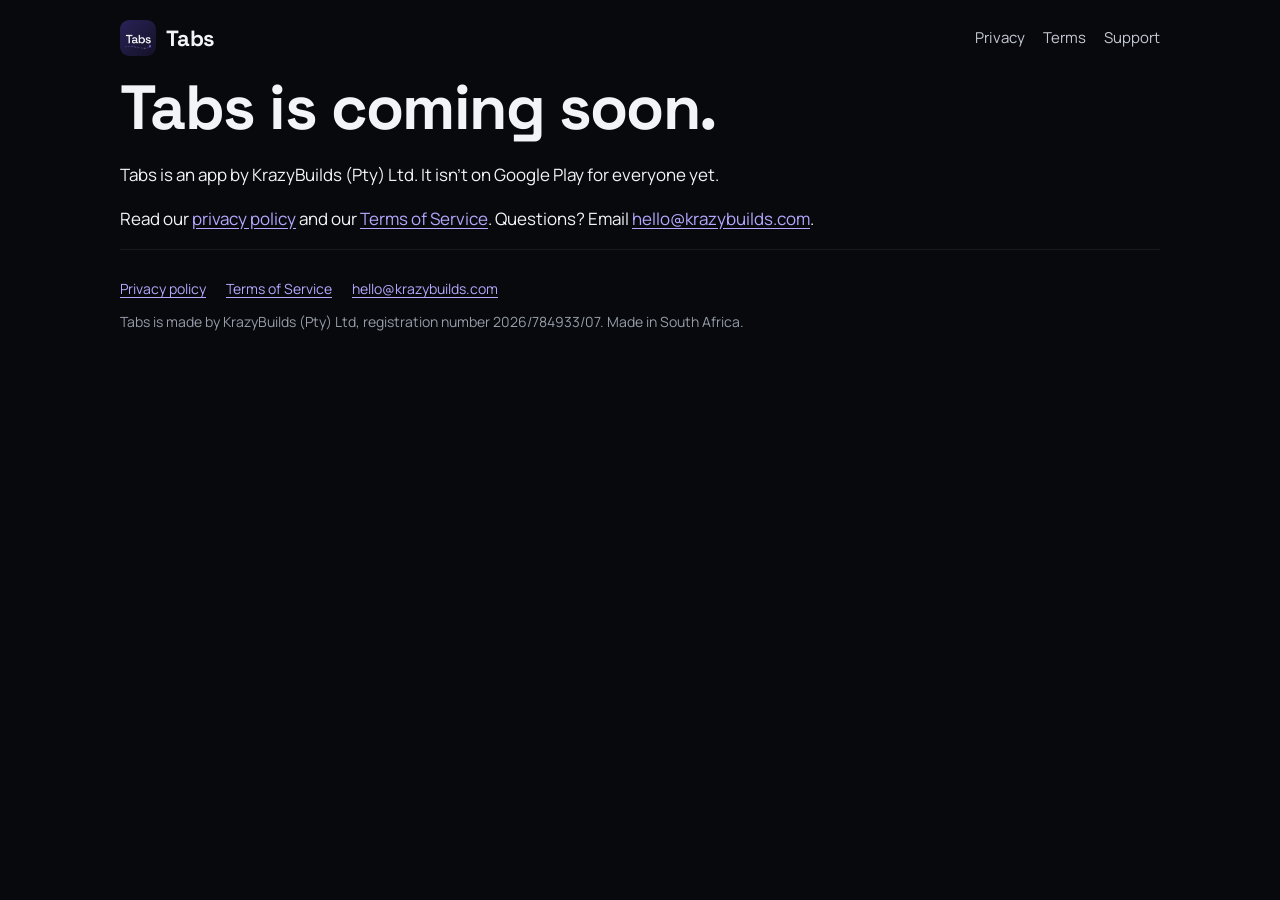
<file: index.html>
<!doctype html>
<html lang="en-ZA">
<head>
<meta charset="utf-8">
<meta name="viewport" content="width=device-width, initial-scale=1">
<title>Tabs</title>
<meta name="description" content="Tabs is an app by KrazyBuilds (Pty) Ltd. Read its privacy policy and Terms of Service here.">
<meta name="robots" content="noindex">
<link rel="icon" href="/assets/img/icon-256.png" type="image/png">
<link rel="stylesheet" href="/assets/site.css">
</head>
<body>
<div class="wrap">
  <header class="site-header">
    <a class="brand" href="/"><img src="/assets/img/icon-256.png" alt="" width="36" height="36">Tabs</a>
    <nav aria-label="Site">
      <a href="/privacy/">Privacy</a>
      <a href="/terms/">Terms</a>
      <a href="mailto:hello@krazybuilds.com">Support</a>
    </nav>
  </header>

  <main>
    <h1>Tabs is coming soon.</h1>
    <p>Tabs is an app by KrazyBuilds (Pty) Ltd. It isn't on Google Play for everyone yet.</p>
    <p>Read our <a href="/privacy/">privacy policy</a> and our <a href="/terms/">Terms of Service</a>. Questions? Email <a href="mailto:hello@krazybuilds.com">hello@krazybuilds.com</a>.</p>
  </main>

  <footer class="site-footer">
    <nav aria-label="Footer">
      <a href="/privacy/">Privacy policy</a>
      <a href="/terms/">Terms of Service</a>
      <a href="mailto:hello@krazybuilds.com">hello@krazybuilds.com</a>
    </nav>
    <p>Tabs is made by KrazyBuilds (Pty) Ltd, registration number 2026/784933/07. Made in South Africa.</p>
  </footer>
</div>
</body>
</html>
</file>
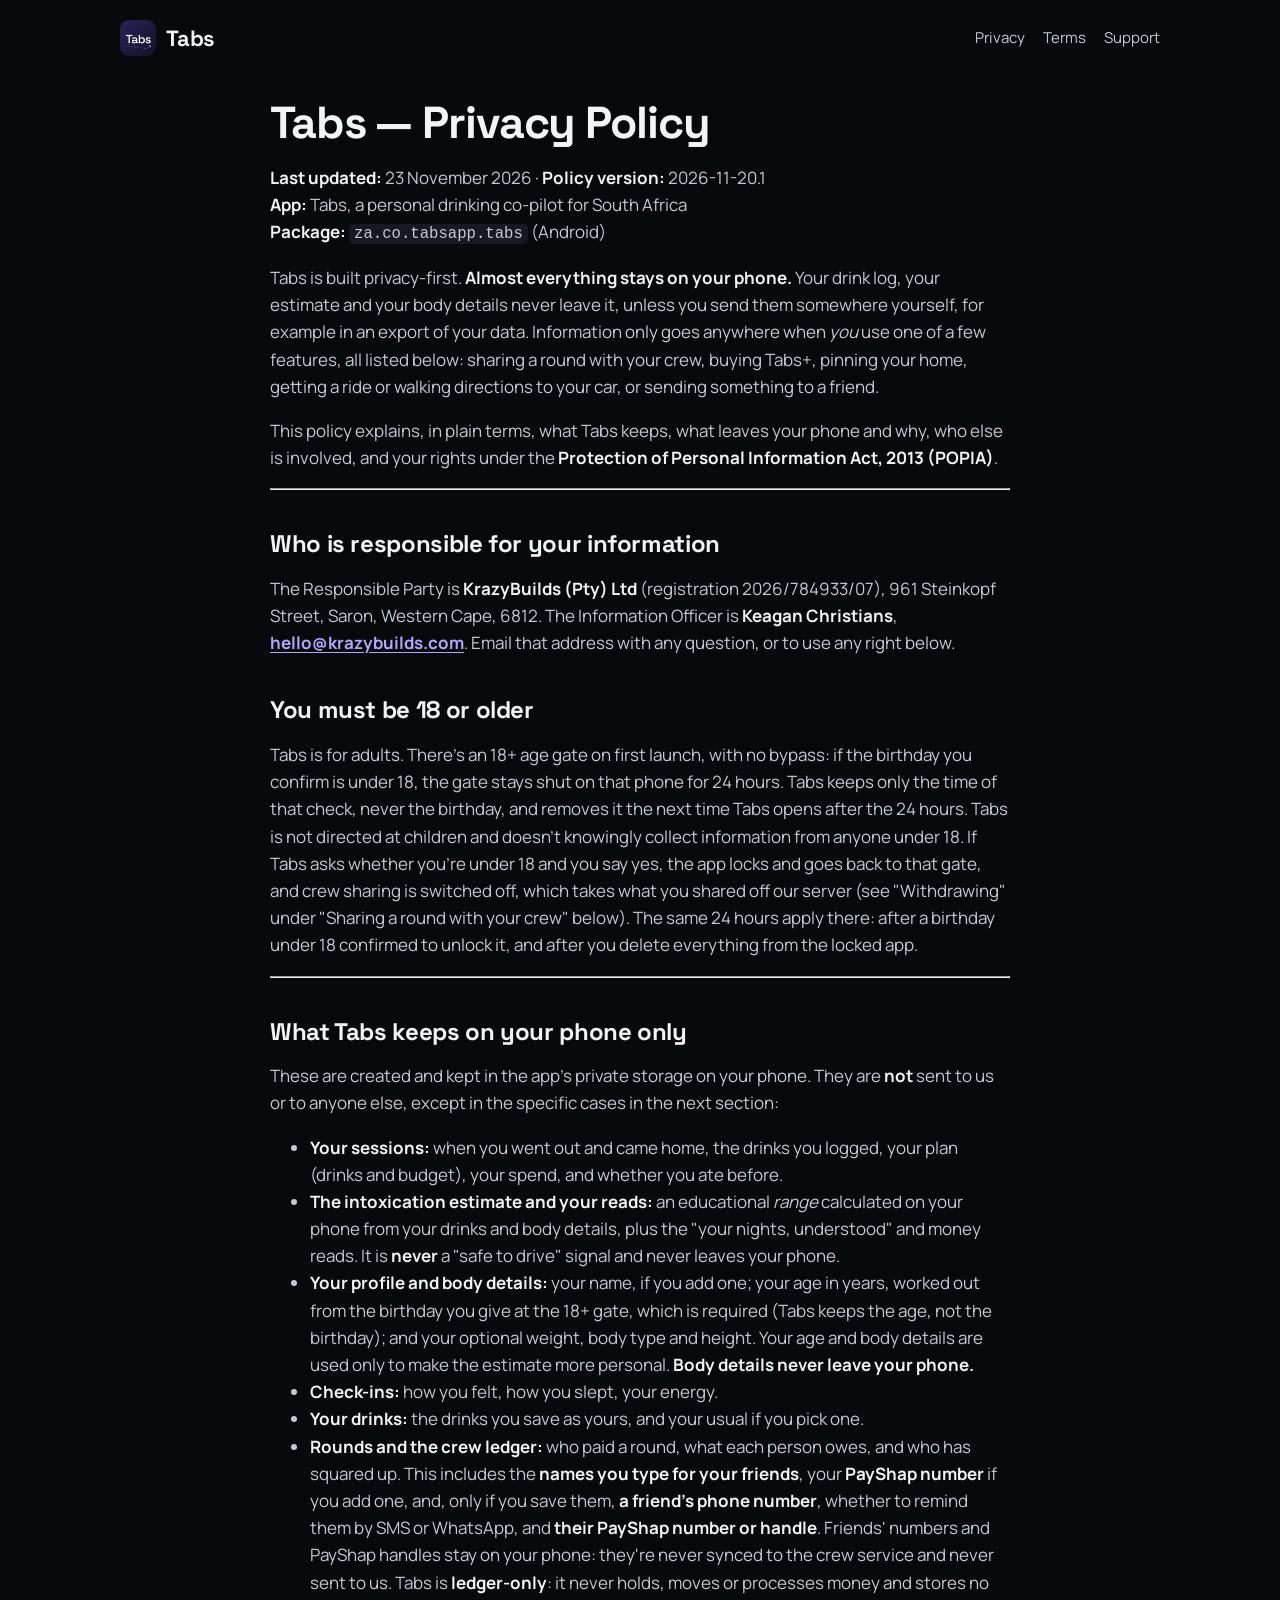
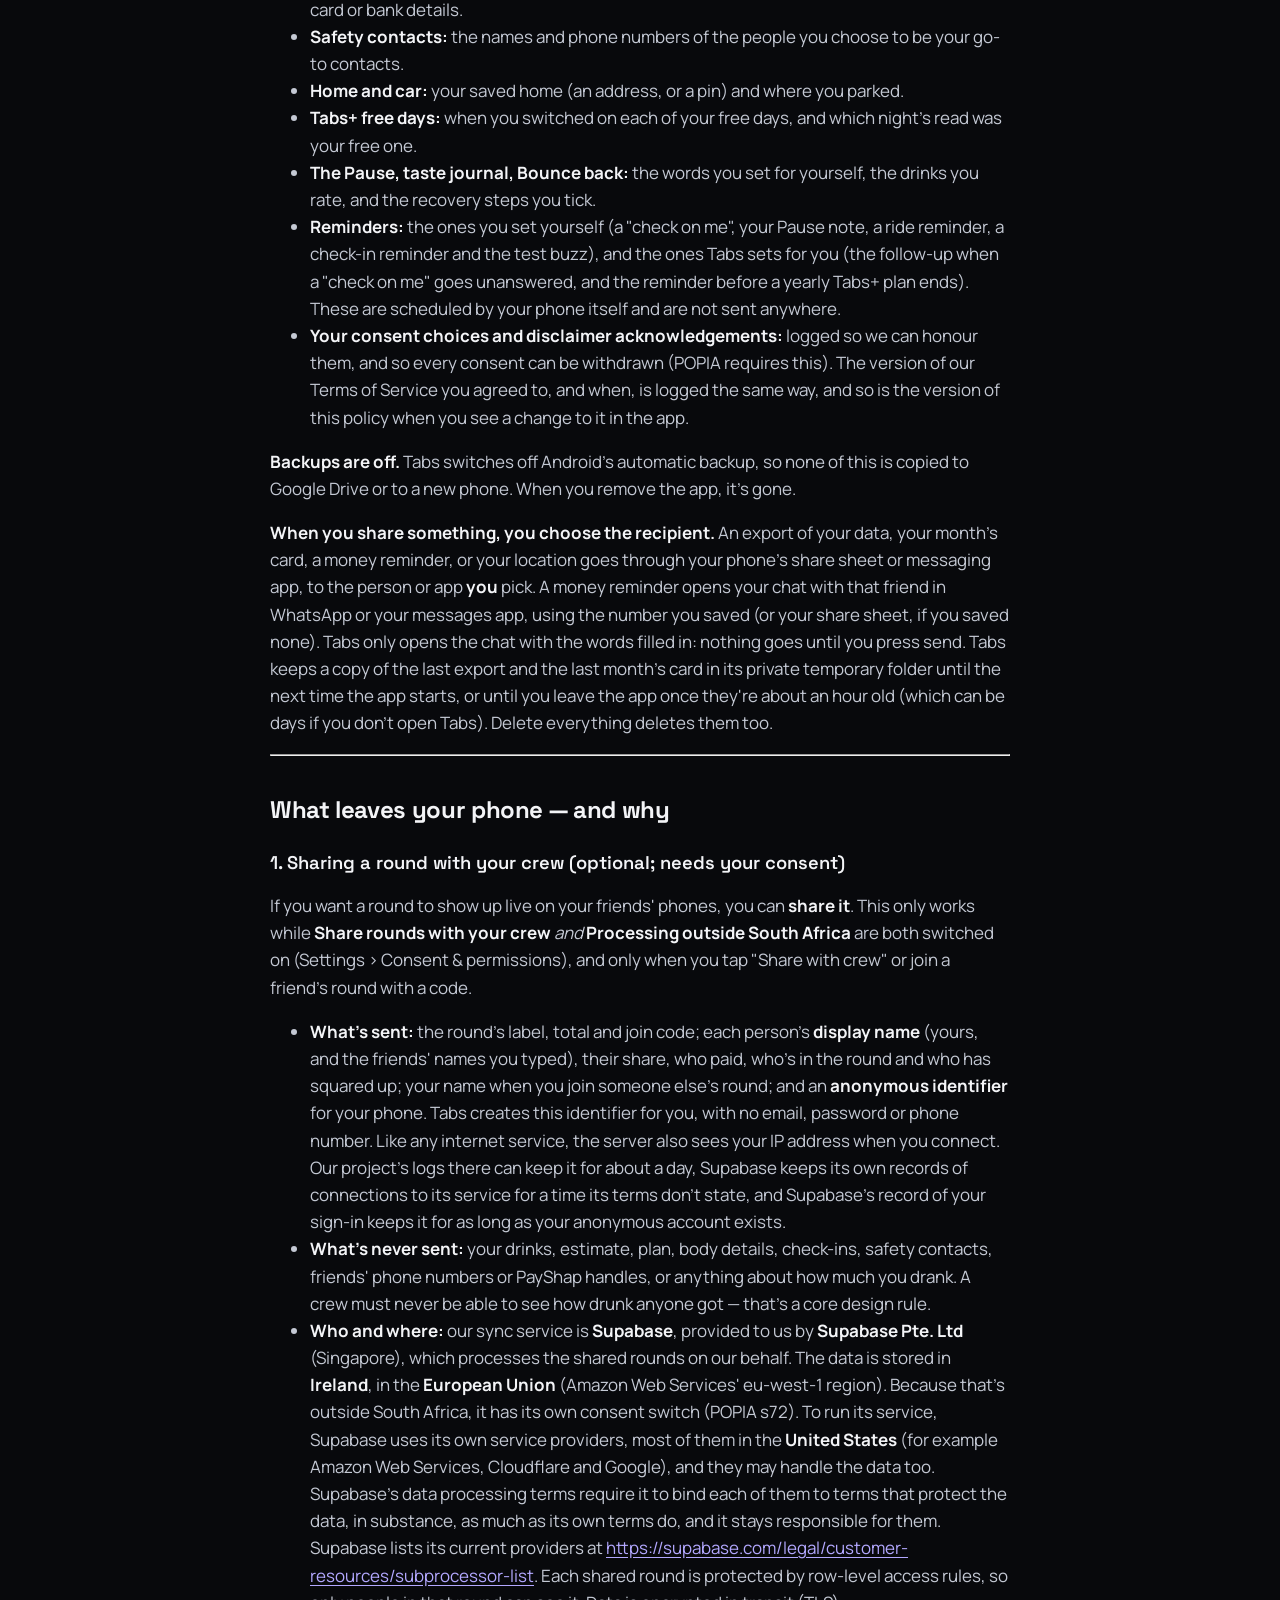
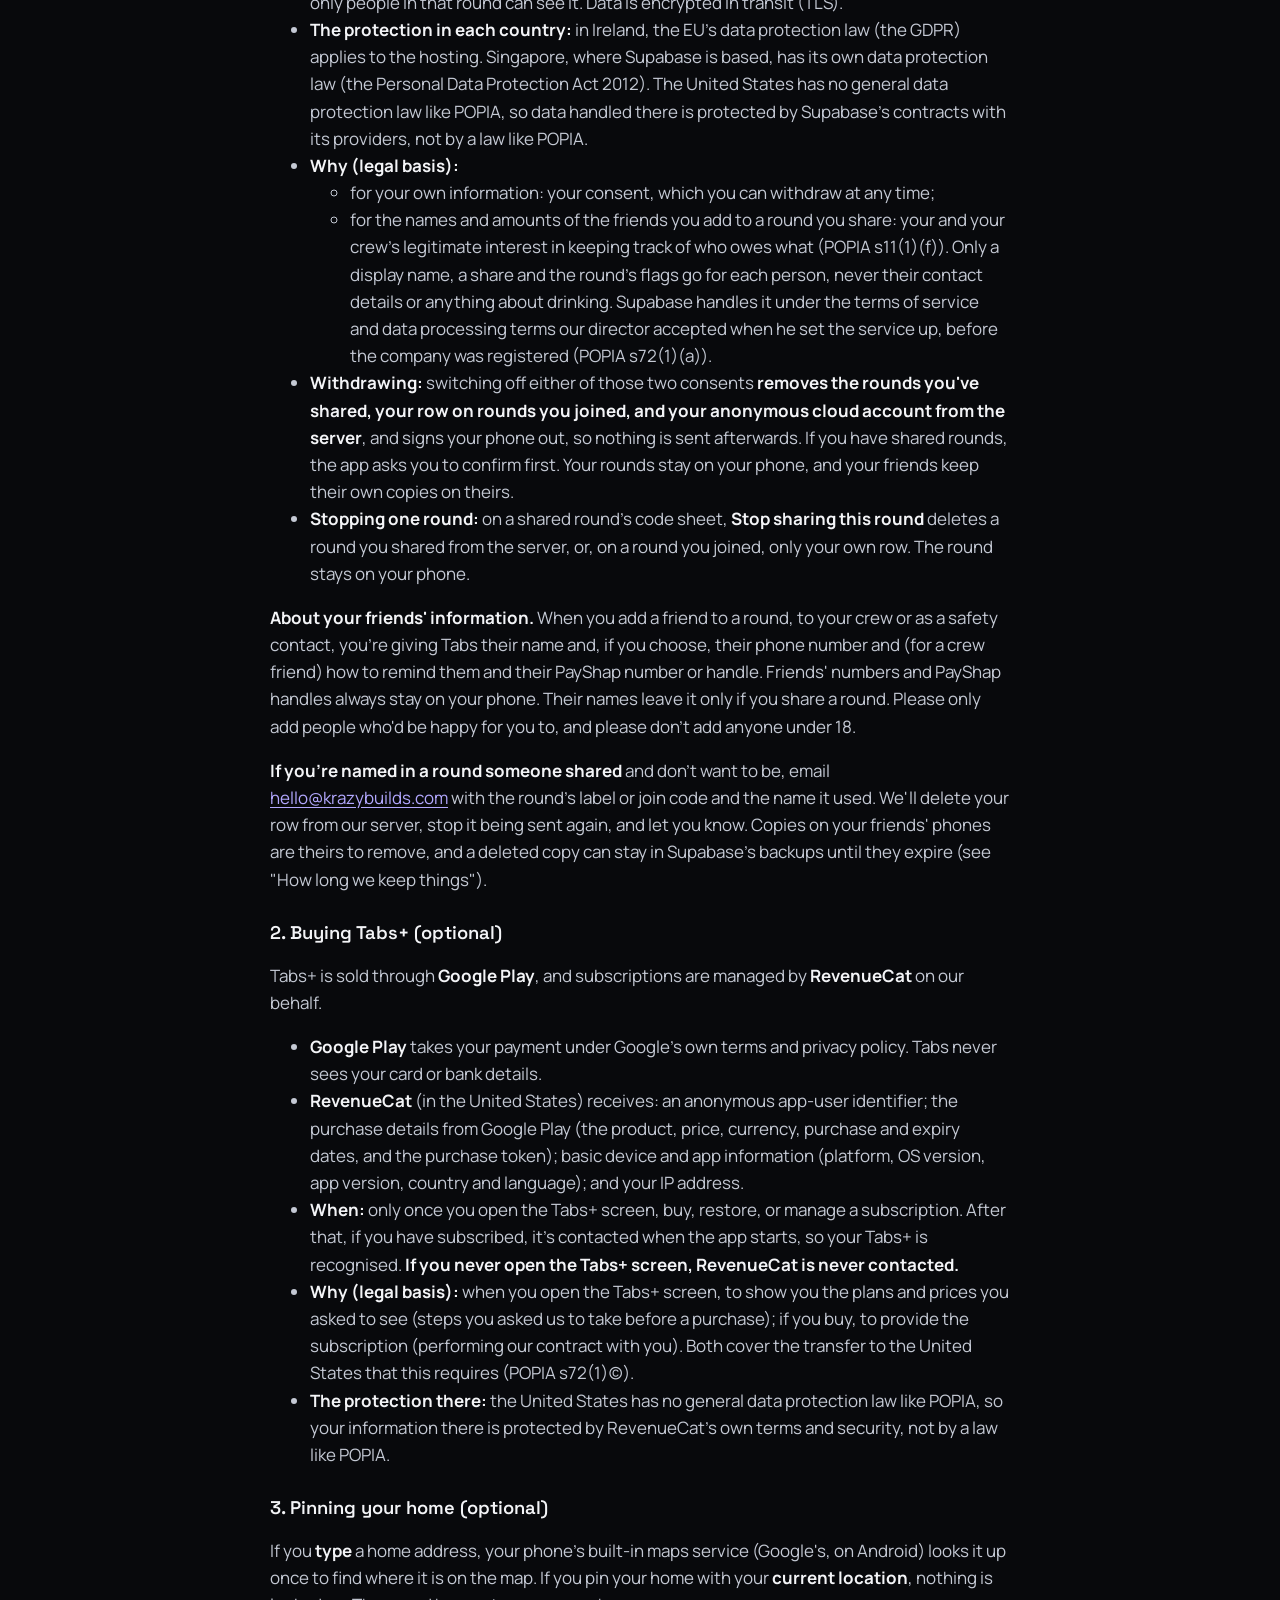
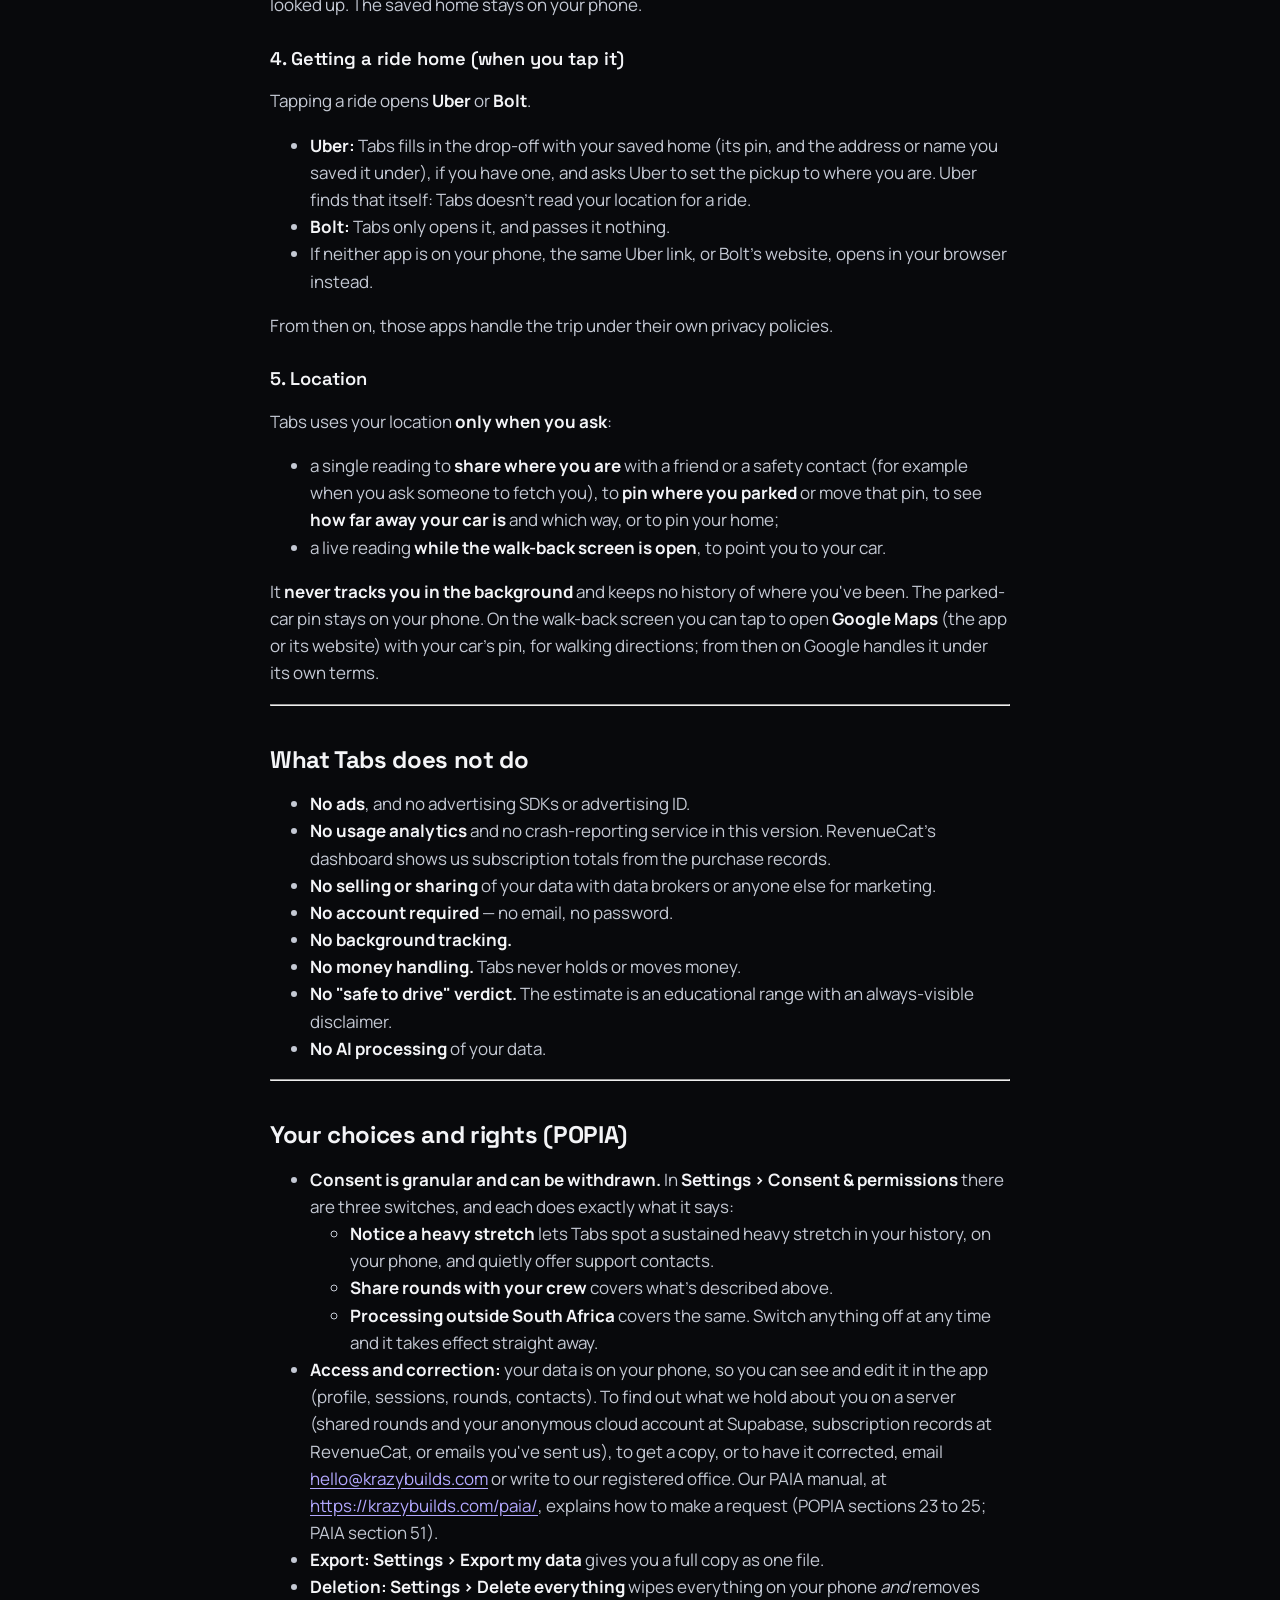
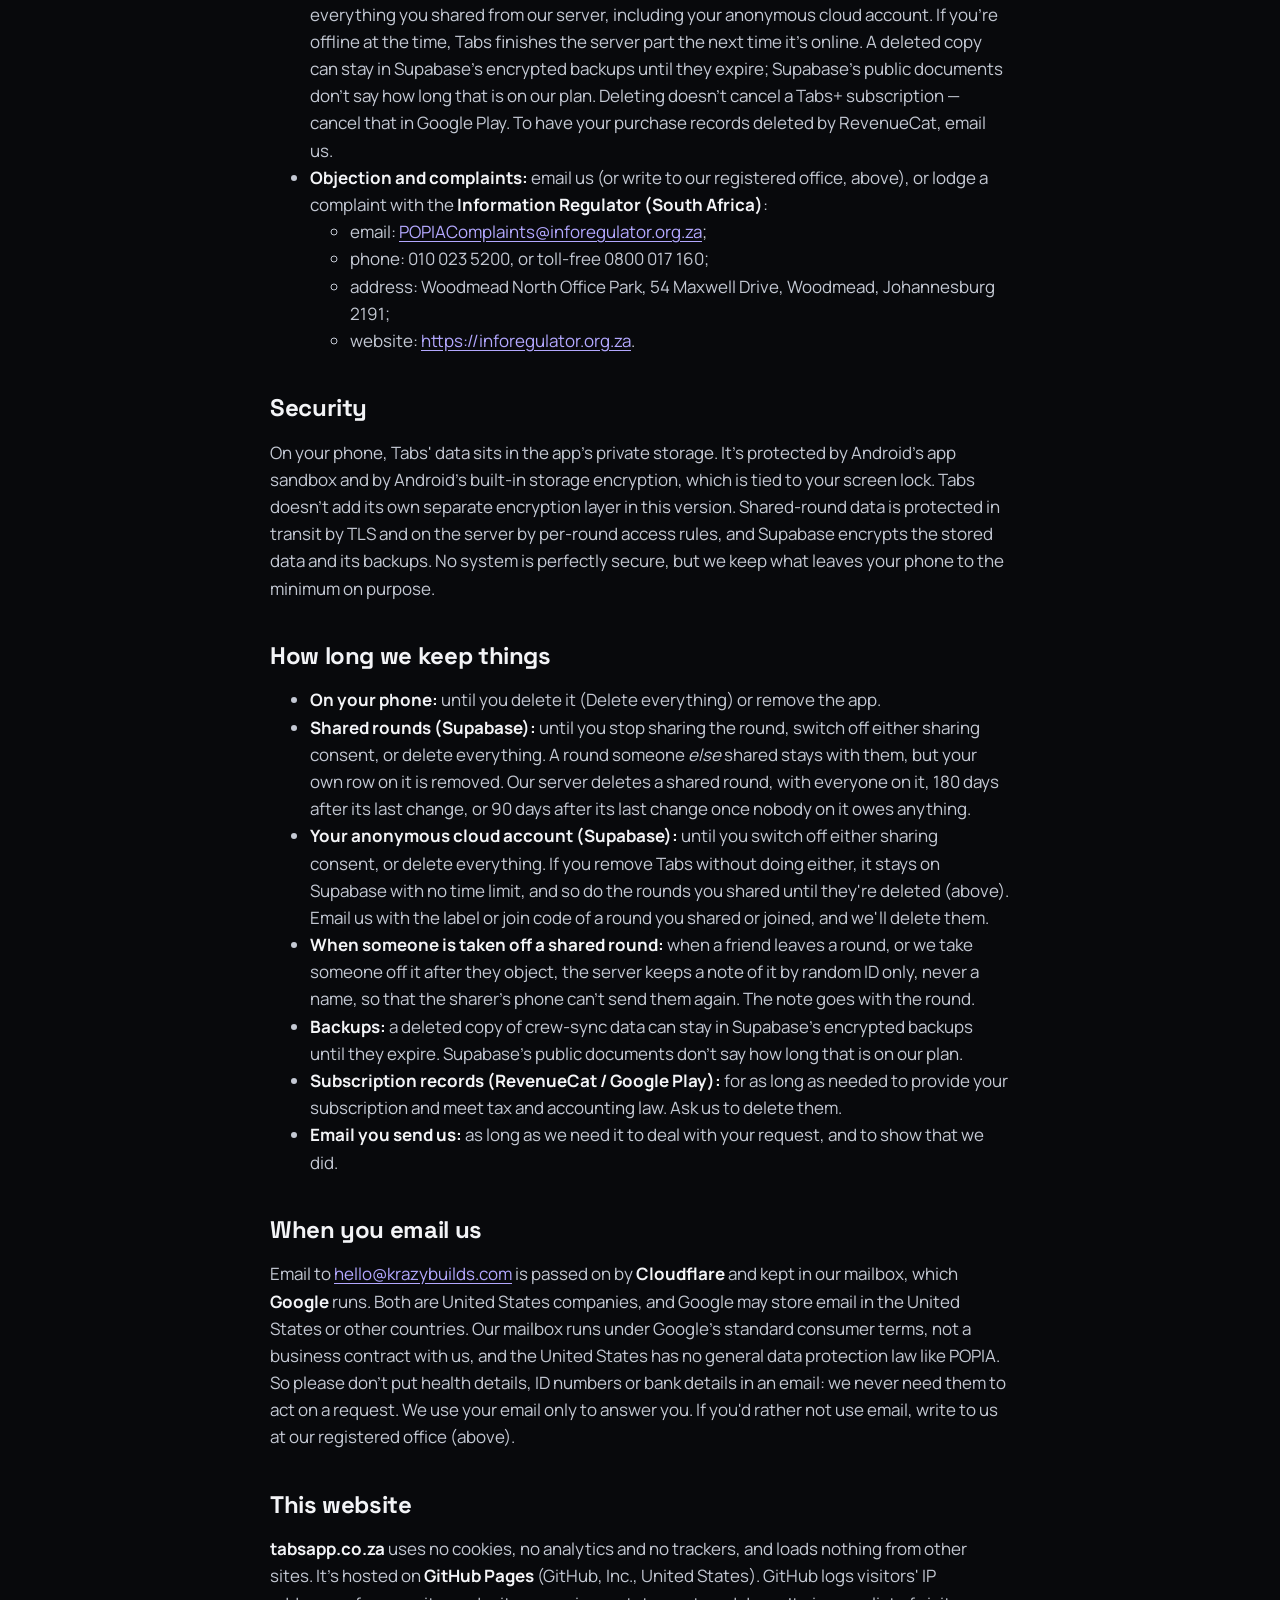
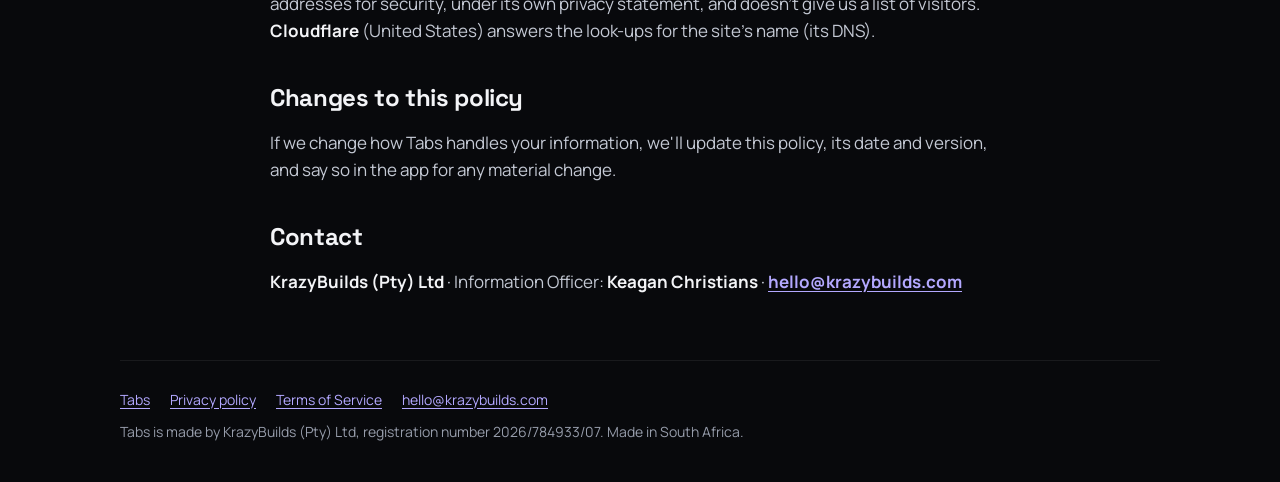
<file: privacy/index.html>
<!doctype html>
<html lang="en-ZA">
<head>
<meta charset="utf-8">
<meta name="viewport" content="width=device-width, initial-scale=1">
<title>Tabs — Privacy Policy</title>
<link rel="icon" href="/assets/img/icon-256.png" type="image/png">
<link rel="stylesheet" href="/assets/site.css">
</head>
<body>
<div class="wrap">
  <header class="site-header">
    <a class="brand" href="/"><img src="/assets/img/icon-256.png" alt="" width="36" height="36">Tabs</a>
    <nav aria-label="Site">
      <a href="/privacy/">Privacy</a>
      <a href="/terms/">Terms</a>
      <a href="mailto:hello@krazybuilds.com">Support</a>
    </nav>
  </header>
  <main class="legal">
<h1>Tabs — Privacy Policy</h1>
<p><strong>Last updated:</strong> 23 November 2026 · <strong>Policy version:</strong> 2026-11-20.1<br><strong>App:</strong> Tabs, a personal drinking co-pilot for South Africa<br><strong>Package:</strong> <code>za.co.tabsapp.tabs</code> (Android)</p>
<p>Tabs is built privacy-first. <strong>Almost everything stays on your phone.</strong> Your drink log,
your estimate and your body details never leave it, unless you send them somewhere
yourself, for example in an export of your data. Information only goes anywhere when
<em>you</em> use one of a few features, all listed below: sharing a round with your crew,
buying Tabs+, pinning your home, getting a ride or walking directions to your car, or
sending something to a friend.</p>
<p>This policy explains, in plain terms, what Tabs keeps, what leaves your phone and why,
who else is involved, and your rights under the <strong>Protection of Personal Information
Act, 2013 (POPIA)</strong>.</p>
<hr>
<h2>Who is responsible for your information</h2>
<p>The Responsible Party is <strong>KrazyBuilds (Pty) Ltd</strong> (registration 2026/784933/07),
961 Steinkopf Street, Saron, Western Cape, 6812. The Information Officer is <strong>Keagan Christians</strong>,
<strong><a href="mailto:hello@krazybuilds.com">hello@krazybuilds.com</a></strong>. Email that address with any question, or to use any
right below.</p>
<h2>You must be 18 or older</h2>
<p>Tabs is for adults. There&#39;s an 18+ age gate on first launch, with no bypass: if the
birthday you confirm is under 18, the gate stays shut on that phone for 24 hours. Tabs
keeps only the time of that check, never the birthday, and removes it the next time Tabs
opens after the 24 hours. Tabs is
not directed at children and doesn&#39;t knowingly collect information from anyone under 18.
If Tabs asks whether you&#39;re under 18 and you say yes, the app locks and goes back to that
gate, and crew sharing is switched off, which takes what you shared off our server (see
&quot;Withdrawing&quot; under &quot;Sharing a round with your crew&quot; below). The same 24 hours apply
there: after a birthday under 18 confirmed to unlock it, and after you delete everything
from the locked app.</p>
<hr>
<h2>What Tabs keeps <strong>on your phone only</strong></h2>
<p>These are created and kept in the app&#39;s private storage on your phone. They are <strong>not</strong>
sent to us or to anyone else, except in the specific cases in the next section:</p>
<ul>
<li><strong>Your sessions:</strong> when you went out and came home, the drinks you logged, your plan
(drinks and budget), your spend, and whether you ate before.</li>
<li><strong>The intoxication estimate and your reads:</strong> an educational <em>range</em> calculated on
your phone from your drinks and body details, plus the &quot;your nights, understood&quot; and
money reads. It is <strong>never</strong> a &quot;safe to drive&quot; signal and never leaves your phone.</li>
<li><strong>Your profile and body details:</strong> your name, if you add one; your age in years,
worked out from the birthday you give at the 18+ gate, which is required (Tabs keeps
the age, not the birthday); and your optional weight, body type and height. Your age
and body details are used only to make the estimate more personal. <strong>Body details
never leave your phone.</strong></li>
<li><strong>Check-ins:</strong> how you felt, how you slept, your energy.</li>
<li><strong>Your drinks:</strong> the drinks you save as yours, and your usual if you pick one.</li>
<li><strong>Rounds and the crew ledger:</strong> who paid a round, what each person owes, and who has
squared up. This includes the <strong>names you type for your friends</strong>, your <strong>PayShap
number</strong> if you add one, and, only if you save them, <strong>a friend&#39;s phone number</strong>,
whether to remind them by SMS or WhatsApp, and <strong>their PayShap number or handle</strong>.
Friends&#39; numbers and PayShap handles stay on your phone: they&#39;re never synced to the
crew service and never sent to us. Tabs is <strong>ledger-only</strong>: it never holds, moves or
processes money and stores no card or bank details.</li>
<li><strong>Safety contacts:</strong> the names and phone numbers of the people you choose to be your
go-to contacts.</li>
<li><strong>Home and car:</strong> your saved home (an address, or a pin) and where you parked.</li>
<li><strong>Tabs+ free days:</strong> when you switched on each of your free days, and which night&#39;s
read was your free one.</li>
<li><strong>The Pause, taste journal, Bounce back:</strong> the words you set for yourself, the drinks
you rate, and the recovery steps you tick.</li>
<li><strong>Reminders:</strong> the ones you set yourself (a &quot;check on me&quot;, your Pause note, a ride
reminder, a check-in reminder and the test buzz), and the ones Tabs sets for you (the
follow-up when a &quot;check on me&quot; goes unanswered, and the reminder before a yearly Tabs+
plan ends). These are scheduled by your phone itself and are not sent anywhere.</li>
<li><strong>Your consent choices and disclaimer acknowledgements:</strong> logged so we can honour
them, and so every consent can be withdrawn (POPIA requires this). The version of our
Terms of Service you agreed to, and when, is logged the same way, and so is the version
of this policy when you see a change to it in the app.</li>
</ul>
<p><strong>Backups are off.</strong> Tabs switches off Android&#39;s automatic backup, so none of this is
copied to Google Drive or to a new phone. When you remove the app, it&#39;s gone.</p>
<p><strong>When you share something, you choose the recipient.</strong> An export of your data, your
month&#39;s card, a money reminder, or your location goes through your phone&#39;s share sheet
or messaging app, to the person or app <strong>you</strong> pick. A money reminder opens your chat
with that friend in WhatsApp or your messages app, using the number you saved (or your
share sheet, if you saved none). Tabs only opens the chat with the words filled in:
nothing goes until you press send. Tabs keeps a copy of the last export and the last
month&#39;s card in its private temporary folder until the next time the app starts, or
until you leave the app once they&#39;re about an hour old (which can be days if you don&#39;t
open Tabs). Delete everything deletes them too.</p>
<hr>
<h2>What leaves your phone — and why</h2>
<h3>1. Sharing a round with your crew (optional; needs your consent)</h3>
<p>If you want a round to show up live on your friends&#39; phones, you can <strong>share it</strong>.
This only works while <strong>Share rounds with your crew</strong> <em>and</em> <strong>Processing outside South
Africa</strong> are both switched on (Settings › Consent &amp; permissions), and only when you tap
&quot;Share with crew&quot; or join a friend&#39;s round with a code.</p>
<ul>
<li><strong>What&#39;s sent:</strong> the round&#39;s label, total and join code; each person&#39;s <strong>display
name</strong> (yours, and the friends&#39; names you typed), their share, who paid, who&#39;s in the
round and who has squared up; your name when you join someone else&#39;s round; and an
<strong>anonymous identifier</strong> for your phone. Tabs creates this identifier for you, with no
email, password or phone number. Like any internet service, the server also sees your
IP address when you connect. Our project&#39;s logs there can keep it for about a day,
Supabase keeps its own records of connections to its service for a time its terms
don&#39;t state, and Supabase&#39;s record of your sign-in keeps it for as long as your
anonymous account exists.</li>
<li><strong>What&#39;s never sent:</strong> your drinks, estimate, plan, body details, check-ins, safety
contacts, friends&#39; phone numbers or PayShap handles, or anything about how much you
drank. A crew must never be able to see how drunk anyone got — that&#39;s a core design
rule.</li>
<li><strong>Who and where:</strong> our sync service is <strong>Supabase</strong>, provided to us by <strong>Supabase Pte. Ltd</strong>
(Singapore), which processes the shared rounds on our behalf. The data is stored in
<strong>Ireland</strong>, in the <strong>European Union</strong> (Amazon Web Services&#39; eu-west-1 region). Because
that&#39;s outside South Africa, it has its own consent switch (POPIA s72). To run its
service, Supabase uses its own service providers, most of them in the <strong>United
States</strong> (for example Amazon Web Services, Cloudflare and Google), and they may handle
the data too. Supabase&#39;s data processing terms require it to bind each of them to
terms that protect the data, in substance, as much as its own terms do, and it stays
responsible for them. Supabase lists its current providers at
<a href="https://supabase.com/legal/customer-resources/subprocessor-list">https://supabase.com/legal/customer-resources/subprocessor-list</a>. Each shared round is
protected by row-level access rules, so only people in that round can see it. Data is
encrypted in transit (TLS).</li>
<li><strong>The protection in each country:</strong> in Ireland, the EU&#39;s data protection law (the
GDPR) applies to the hosting. Singapore, where Supabase is based, has its own data
protection law (the Personal Data Protection Act 2012). The United States has no
general data protection law like POPIA, so data handled there is protected by
Supabase&#39;s contracts with its providers, not by a law like POPIA.</li>
<li><strong>Why (legal basis):</strong><ul>
<li>for your own information: your consent, which you can withdraw at any time;</li>
<li>for the names and amounts of the friends you add to a round you share: your and
your crew&#39;s legitimate interest in keeping track of who owes what (POPIA s11(1)(f)).
Only a display name, a share and the round&#39;s flags go for each person, never their
contact details or anything about drinking. Supabase handles it under the terms
of service and data processing terms our director accepted when he set the service
up, before the company was registered (POPIA s72(1)(a)).</li>
</ul>
</li>
<li><strong>Withdrawing:</strong> switching off either of those two consents <strong>removes the rounds
you&#39;ve shared, your row on rounds you joined, and your anonymous cloud account from the
server</strong>, and signs your phone out, so nothing is sent afterwards. If you have shared
rounds, the app asks you to confirm first. Your rounds stay on your phone, and your
friends keep their own copies on theirs.</li>
<li><strong>Stopping one round:</strong> on a shared round&#39;s code sheet, <strong>Stop sharing this round</strong>
deletes a round you shared from the server, or, on a round you joined, only your own
row. The round stays on your phone.</li>
</ul>
<p><strong>About your friends&#39; information.</strong> When you add a friend to a round, to your crew or
as a safety contact, you&#39;re giving Tabs their name and, if you choose, their phone
number and (for a crew friend) how to remind them and their PayShap number or handle.
Friends&#39; numbers and PayShap handles always stay on your phone. Their names leave it
only if you share a round. Please only add people who&#39;d be happy for you to, and please
don&#39;t add anyone under 18.</p>
<p><strong>If you&#39;re named in a round someone shared</strong> and don&#39;t want to be, email
<a href="mailto:hello@krazybuilds.com">hello@krazybuilds.com</a> with the round&#39;s label or join code and the name it used. We&#39;ll
delete your row from our server, stop it being sent again, and let you know. Copies on
your friends&#39; phones are theirs to remove, and a deleted copy can stay in Supabase&#39;s
backups until they expire (see &quot;How long we keep things&quot;).</p>
<h3>2. Buying Tabs+ (optional)</h3>
<p>Tabs+ is sold through <strong>Google Play</strong>, and subscriptions are managed by <strong>RevenueCat</strong>
on our behalf.</p>
<ul>
<li><strong>Google Play</strong> takes your payment under Google&#39;s own terms and privacy policy. Tabs
never sees your card or bank details.</li>
<li><strong>RevenueCat</strong> (in the United States) receives: an anonymous app-user identifier; the
purchase details from Google Play (the product, price, currency, purchase and expiry
dates, and the purchase token); basic device and app information (platform, OS
version, app version, country and language); and your IP address.</li>
<li><strong>When:</strong> only once you open the Tabs+ screen, buy, restore, or manage a subscription.
After that, if you have subscribed, it&#39;s contacted when the app starts, so your Tabs+
is recognised. <strong>If you never open the Tabs+ screen, RevenueCat is never contacted.</strong></li>
<li><strong>Why (legal basis):</strong> when you open the Tabs+ screen, to show you the plans and
prices you asked to see (steps you asked us to take before a purchase); if you buy, to
provide the subscription (performing our contract with you). Both cover the transfer to
the United States that this requires (POPIA s72(1)(c)).</li>
<li><strong>The protection there:</strong> the United States has no general data protection law like
POPIA, so your information there is protected by RevenueCat&#39;s own terms and security,
not by a law like POPIA.</li>
</ul>
<h3>3. Pinning your home (optional)</h3>
<p>If you <strong>type</strong> a home address, your phone&#39;s built-in maps service (Google&#39;s, on
Android) looks it up once to find where it is on the map. If you pin your home with
your <strong>current location</strong>, nothing is looked up. The saved home stays on your phone.</p>
<h3>4. Getting a ride home (when you tap it)</h3>
<p>Tapping a ride opens <strong>Uber</strong> or <strong>Bolt</strong>.</p>
<ul>
<li><strong>Uber:</strong> Tabs fills in the drop-off with your saved home (its pin, and the address or
name you saved it under), if
you have one, and asks Uber to set the pickup to where you are. Uber finds that
itself: Tabs doesn&#39;t read your location for a ride.</li>
<li><strong>Bolt:</strong> Tabs only opens it, and passes it nothing.</li>
<li>If neither app is on your phone, the same Uber link, or Bolt&#39;s website, opens in your
browser instead.</li>
</ul>
<p>From then on, those apps handle the trip under their own privacy policies.</p>
<h3>5. Location</h3>
<p>Tabs uses your location <strong>only when you ask</strong>:</p>
<ul>
<li>a single reading to <strong>share where you are</strong> with a friend or a safety contact (for
example when you ask someone to fetch you), to <strong>pin where you parked</strong> or move that
pin, to see <strong>how far away your car is</strong> and which way, or to pin your home;</li>
<li>a live reading <strong>while the walk-back screen is open</strong>, to point you to your car.</li>
</ul>
<p>It <strong>never tracks you in the background</strong> and keeps no history of where you&#39;ve been.
The parked-car pin stays on your phone. On the walk-back screen you can tap to open
<strong>Google Maps</strong> (the app or its website) with your car&#39;s pin, for walking directions;
from then on Google handles it under its own terms.</p>
<hr>
<h2>What Tabs does <strong>not</strong> do</h2>
<ul>
<li><strong>No ads</strong>, and no advertising SDKs or advertising ID.</li>
<li><strong>No usage analytics</strong> and no crash-reporting service in this version. RevenueCat&#39;s dashboard
shows us subscription totals from the purchase records.</li>
<li><strong>No selling or sharing</strong> of your data with data brokers or anyone else for marketing.</li>
<li><strong>No account required</strong> — no email, no password.</li>
<li><strong>No background tracking.</strong></li>
<li><strong>No money handling.</strong> Tabs never holds or moves money.</li>
<li><strong>No &quot;safe to drive&quot; verdict.</strong> The estimate is an educational range with an
always-visible disclaimer.</li>
<li><strong>No AI processing</strong> of your data.</li>
</ul>
<hr>
<h2>Your choices and rights (POPIA)</h2>
<ul>
<li><strong>Consent is granular and can be withdrawn.</strong> In <strong>Settings › Consent &amp;
permissions</strong> there are three switches, and each does exactly what it says:<ul>
<li><strong>Notice a heavy stretch</strong> lets Tabs spot a sustained heavy stretch in your history,
on your phone, and quietly offer support contacts.</li>
<li><strong>Share rounds with your crew</strong> covers what&#39;s described above.</li>
<li><strong>Processing outside South Africa</strong> covers the same. Switch anything off at any time
and it takes effect straight away.</li>
</ul>
</li>
<li><strong>Access and correction:</strong> your data is on your phone, so you can see and edit it in
the app (profile, sessions, rounds, contacts). To find out what we hold about you on
a server (shared rounds and your anonymous cloud account at Supabase, subscription
records at RevenueCat, or emails you&#39;ve sent us), to get a copy, or to have it
corrected, email <a href="mailto:hello@krazybuilds.com">hello@krazybuilds.com</a> or write to our registered office. Our PAIA
manual, at <a href="https://krazybuilds.com/paia/">https://krazybuilds.com/paia/</a>, explains how to make a request (POPIA
sections 23 to 25; PAIA section 51).</li>
<li><strong>Export:</strong> <strong>Settings › Export my data</strong> gives you a full copy as one file.</li>
<li><strong>Deletion:</strong> <strong>Settings › Delete everything</strong> wipes everything on your phone <em>and</em>
removes everything you shared from our server, including your anonymous cloud
account. If you&#39;re offline at the time, Tabs finishes the server part the next time
it&#39;s online. A deleted copy can stay in Supabase&#39;s encrypted backups until they
expire; Supabase&#39;s public documents don&#39;t say how long that is on our plan. Deleting
doesn&#39;t cancel a Tabs+ subscription — cancel that in Google Play. To have your
purchase records deleted by RevenueCat, email us.</li>
<li><strong>Objection and complaints:</strong> email us (or write to our registered office, above),
or lodge a complaint with the <strong>Information Regulator (South Africa)</strong>:<ul>
<li>email: <a href="mailto:POPIAComplaints@inforegulator.org.za">POPIAComplaints@inforegulator.org.za</a>;</li>
<li>phone: 010 023 5200, or toll-free 0800 017 160;</li>
<li>address: Woodmead North Office Park, 54 Maxwell Drive, Woodmead, Johannesburg 2191;</li>
<li>website: <a href="https://inforegulator.org.za">https://inforegulator.org.za</a>.</li>
</ul>
</li>
</ul>
<h2>Security</h2>
<p>On your phone, Tabs&#39; data sits in the app&#39;s private storage. It&#39;s protected by
Android&#39;s app sandbox and by Android&#39;s built-in storage encryption, which is tied to
your screen lock. Tabs doesn&#39;t add its own separate encryption layer in this version.
Shared-round data is protected in transit by TLS and on the server by per-round access
rules, and Supabase encrypts the stored data and its backups. No system is perfectly
secure, but we keep what leaves your phone to the minimum on purpose.</p>
<h2>How long we keep things</h2>
<ul>
<li><strong>On your phone:</strong> until you delete it (Delete everything) or remove the app.</li>
<li><strong>Shared rounds (Supabase):</strong> until you stop sharing the round, switch off either
sharing consent, or delete everything. A round someone <em>else</em> shared stays with them,
but your own row on it is removed. Our server deletes a shared round, with everyone
on it, 180 days after its last change, or 90 days after its last change once nobody on
it owes anything.</li>
<li><strong>Your anonymous cloud account (Supabase):</strong> until you switch off either sharing
consent, or delete everything. If you remove Tabs without doing either, it stays on
Supabase with no time limit, and so do the rounds you shared until they&#39;re deleted
(above). Email us with the label or join code of a round you shared or joined, and
we&#39;ll delete them.</li>
<li><strong>When someone is taken off a shared round:</strong> when a friend leaves a round,
or we take someone off it after they object, the server keeps a note of it by random
ID only, never a name, so that the sharer&#39;s phone can&#39;t send them again. The note goes
with the round.</li>
<li><strong>Backups:</strong> a deleted copy of crew-sync data can stay in Supabase&#39;s encrypted
backups until they expire. Supabase&#39;s public documents don&#39;t say how long that is on
our plan.</li>
<li><strong>Subscription records (RevenueCat / Google Play):</strong> for as long as needed to provide
your subscription and meet tax and accounting law. Ask us to delete them.</li>
<li><strong>Email you send us:</strong> as long as we need it to deal with your request, and to show
that we did.</li>
</ul>
<h2>When you email us</h2>
<p>Email to <a href="mailto:hello@krazybuilds.com">hello@krazybuilds.com</a> is passed on by <strong>Cloudflare</strong> and kept in our mailbox,
which <strong>Google</strong> runs. Both are United States companies, and Google may store email in
the United States or other countries. Our mailbox runs under
Google&#39;s standard consumer terms, not a business contract with us, and the United
States has no general data protection law like POPIA. So please don&#39;t put health
details, ID numbers or bank details in an email: we never need them to act on a
request. We use your email only to answer you. If you&#39;d rather not use email, write to
us at our registered office (above).</p>
<h2>This website</h2>
<p><strong>tabsapp.co.za</strong> uses no cookies, no analytics and no trackers, and loads nothing from
other sites. It&#39;s hosted on <strong>GitHub Pages</strong> (GitHub, Inc., United States). GitHub logs
visitors&#39; IP addresses for security, under its own privacy statement, and doesn&#39;t
give us a list of visitors. <strong>Cloudflare</strong> (United States) answers the look-ups for the
site&#39;s name (its DNS).</p>
<h2>Changes to this policy</h2>
<p>If we change how Tabs handles your information, we&#39;ll update this policy, its date and
version, and say so in the app for any material change.</p>
<h2>Contact</h2>
<p><strong>KrazyBuilds (Pty) Ltd</strong> · Information Officer: <strong>Keagan Christians</strong> ·
<strong><a href="mailto:hello@krazybuilds.com">hello@krazybuilds.com</a></strong></p>

  </main>
  <footer class="site-footer">
    <nav aria-label="Footer">
      <a href="/">Tabs</a>
      <a href="/privacy/">Privacy policy</a>
      <a href="/terms/">Terms of Service</a>
      <a href="mailto:hello@krazybuilds.com">hello@krazybuilds.com</a>
    </nav>
    <p>Tabs is made by KrazyBuilds (Pty) Ltd, registration number 2026/784933/07. Made in South Africa.</p>
  </footer>
</div>
</body>
</html>
</file>
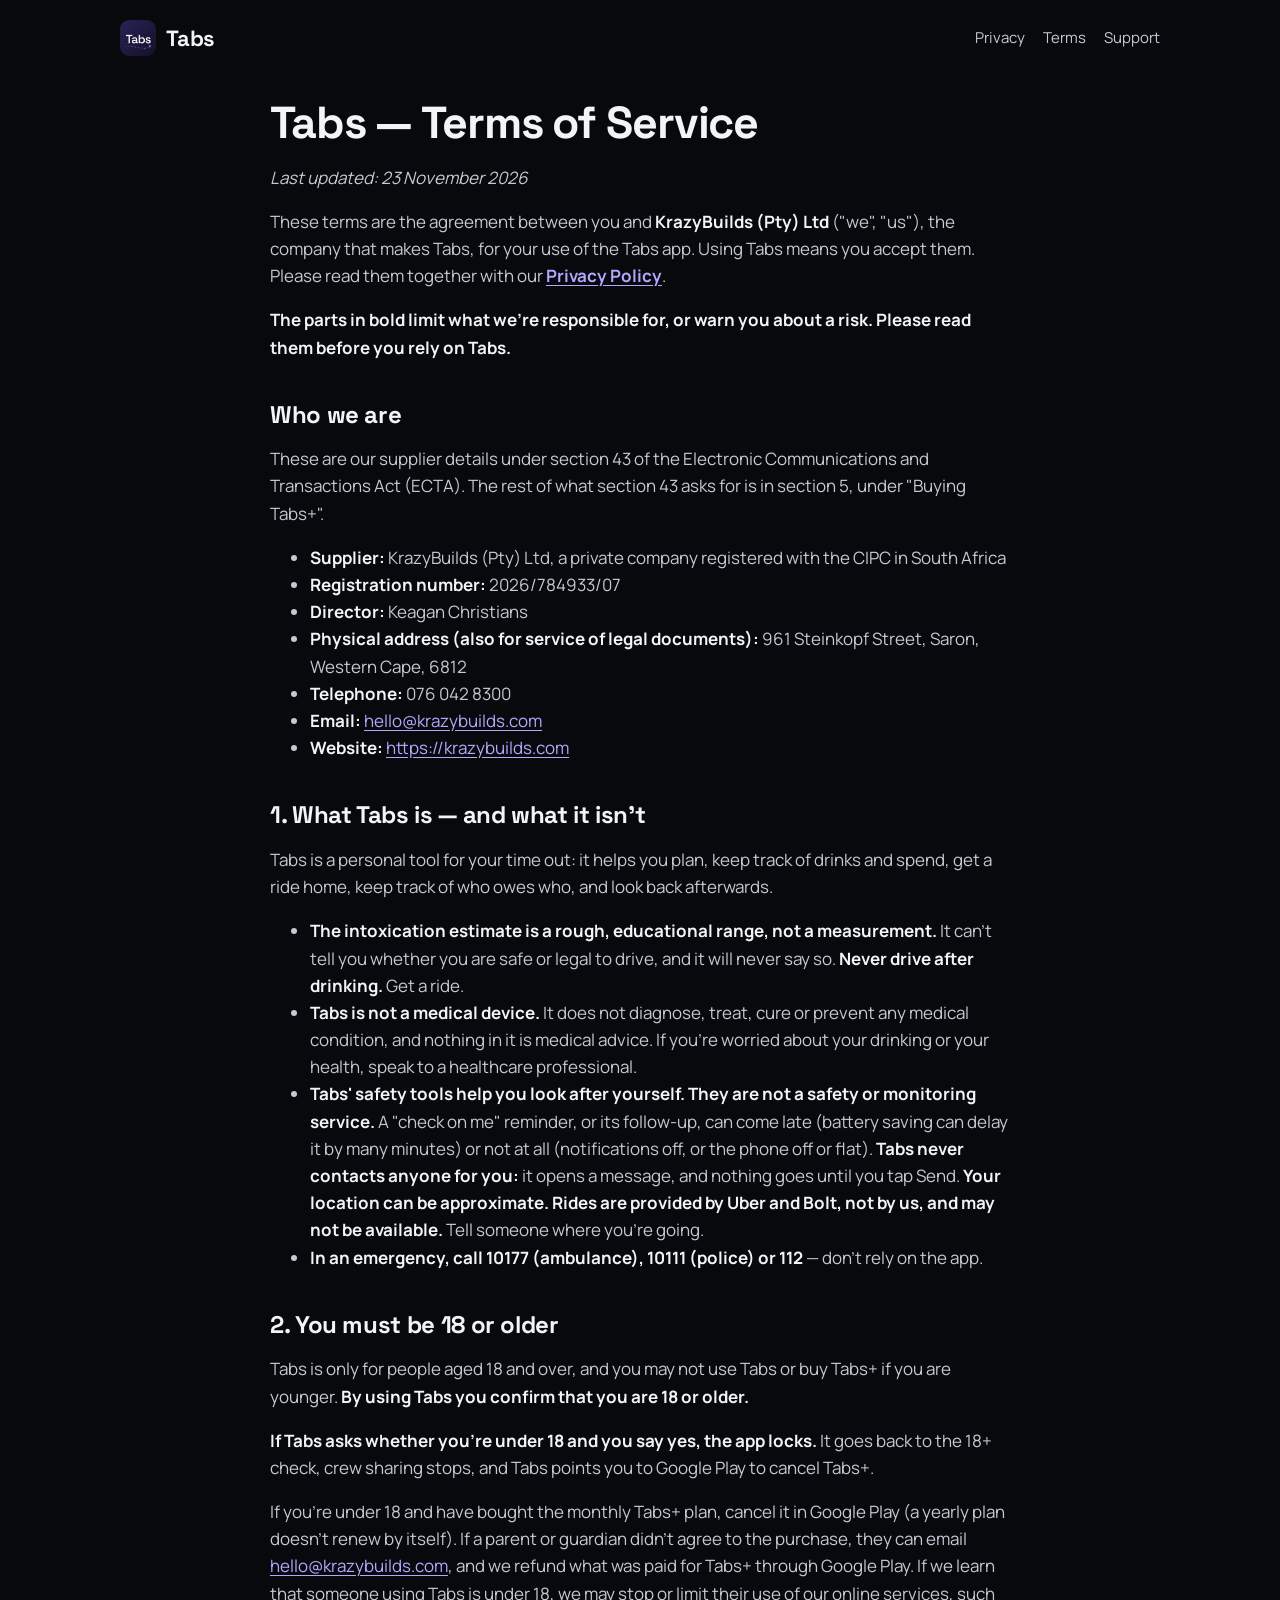
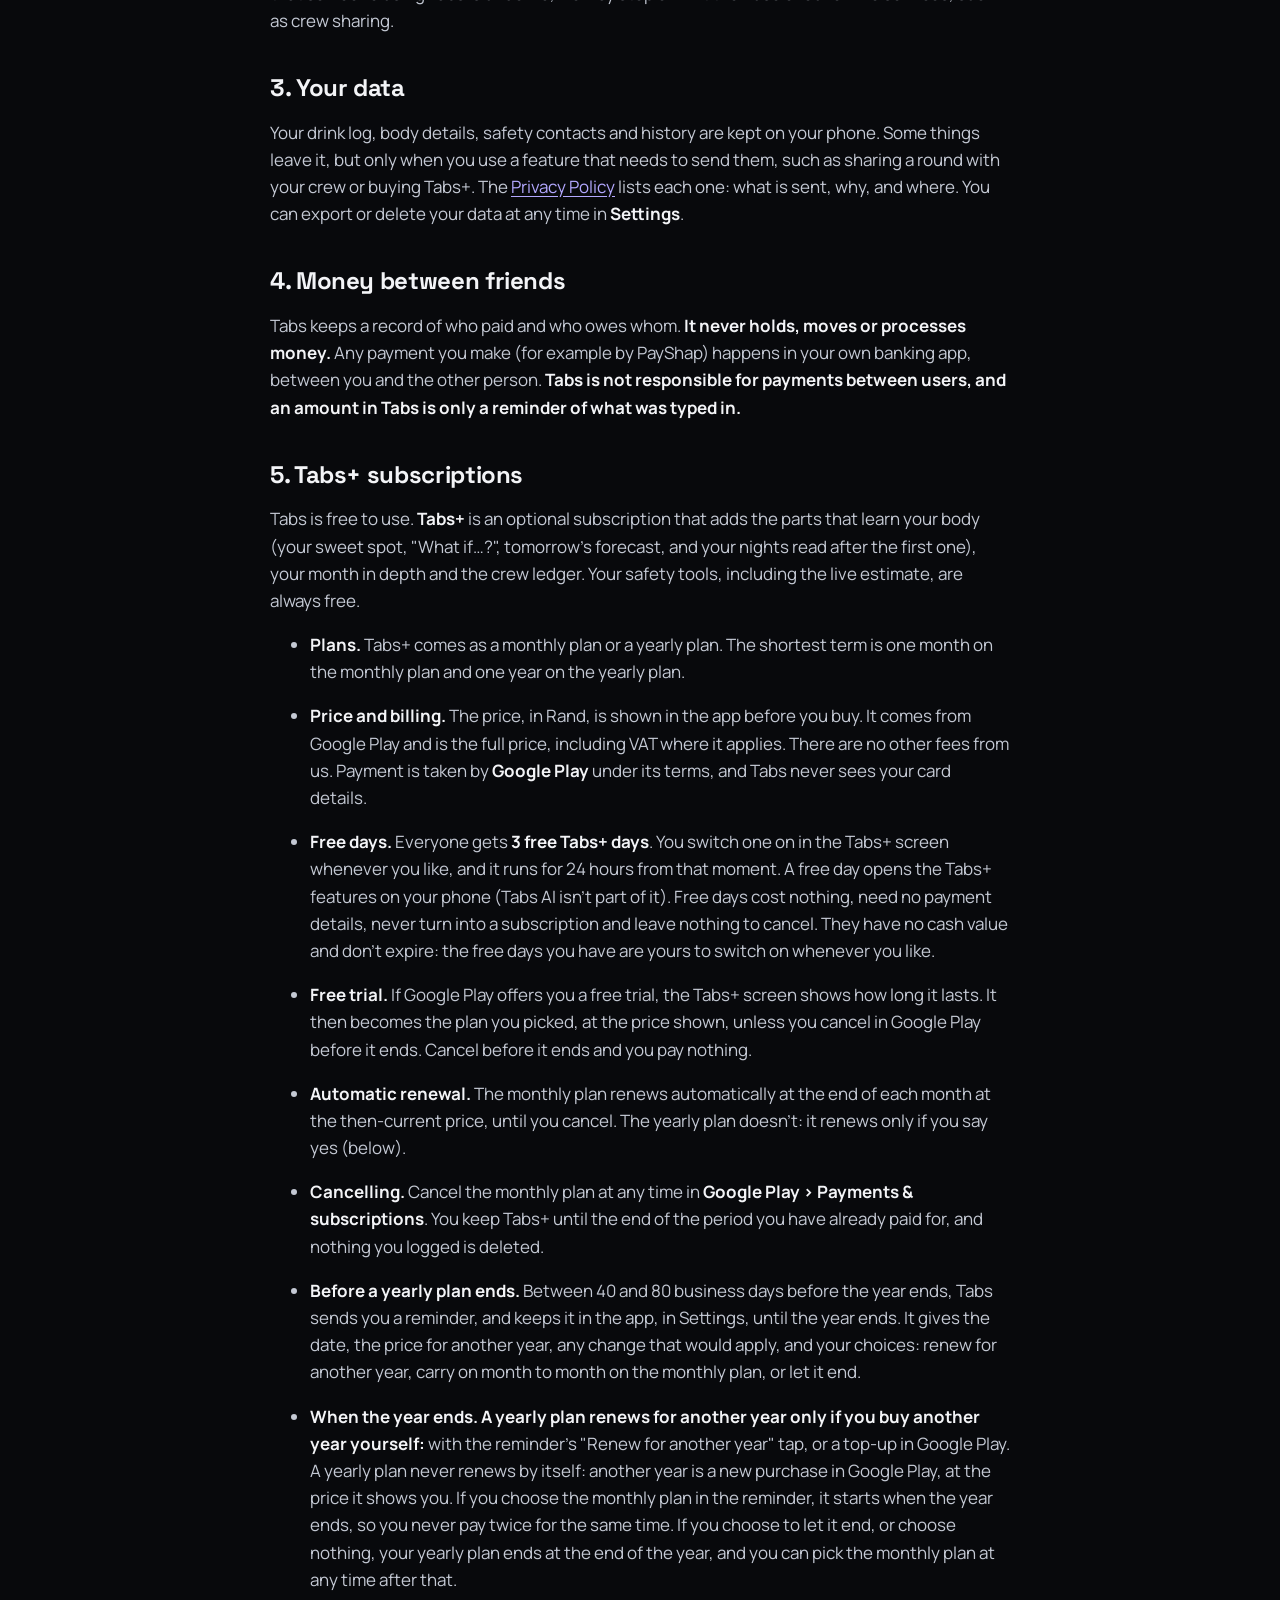
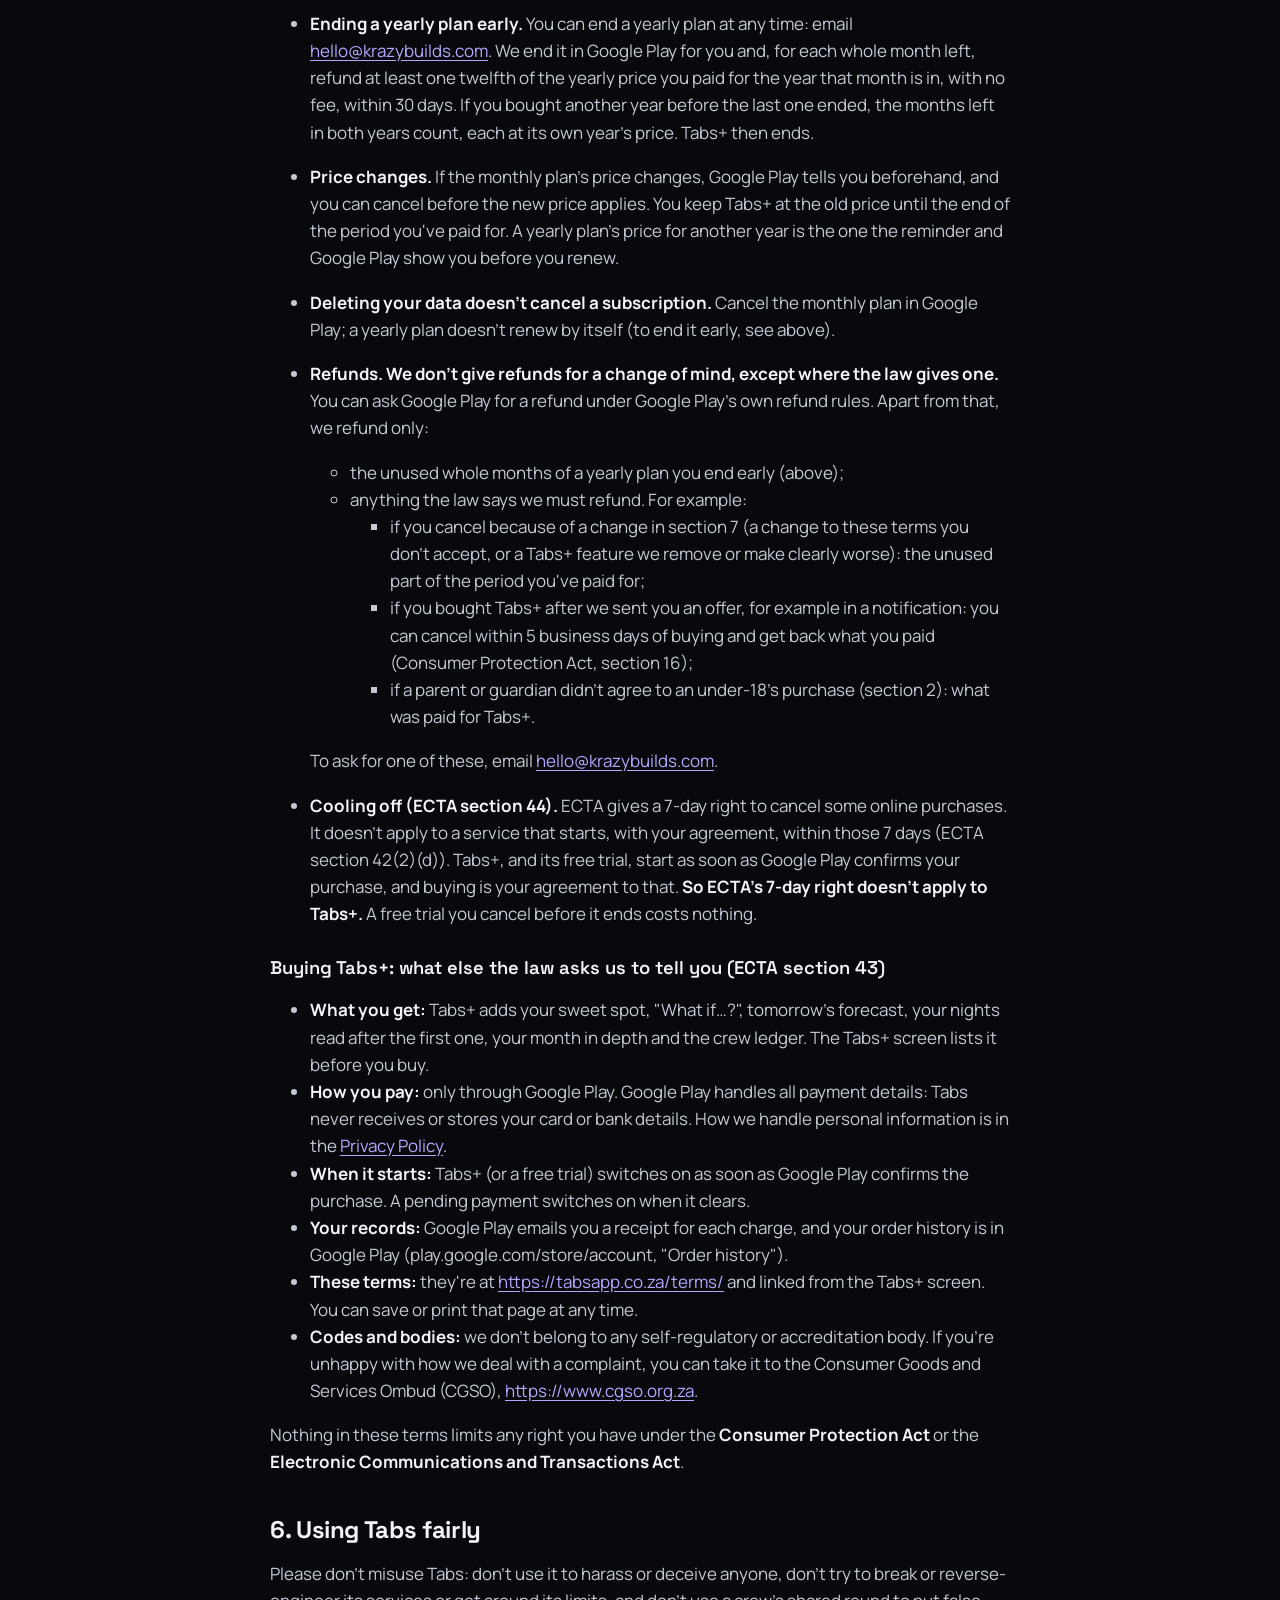
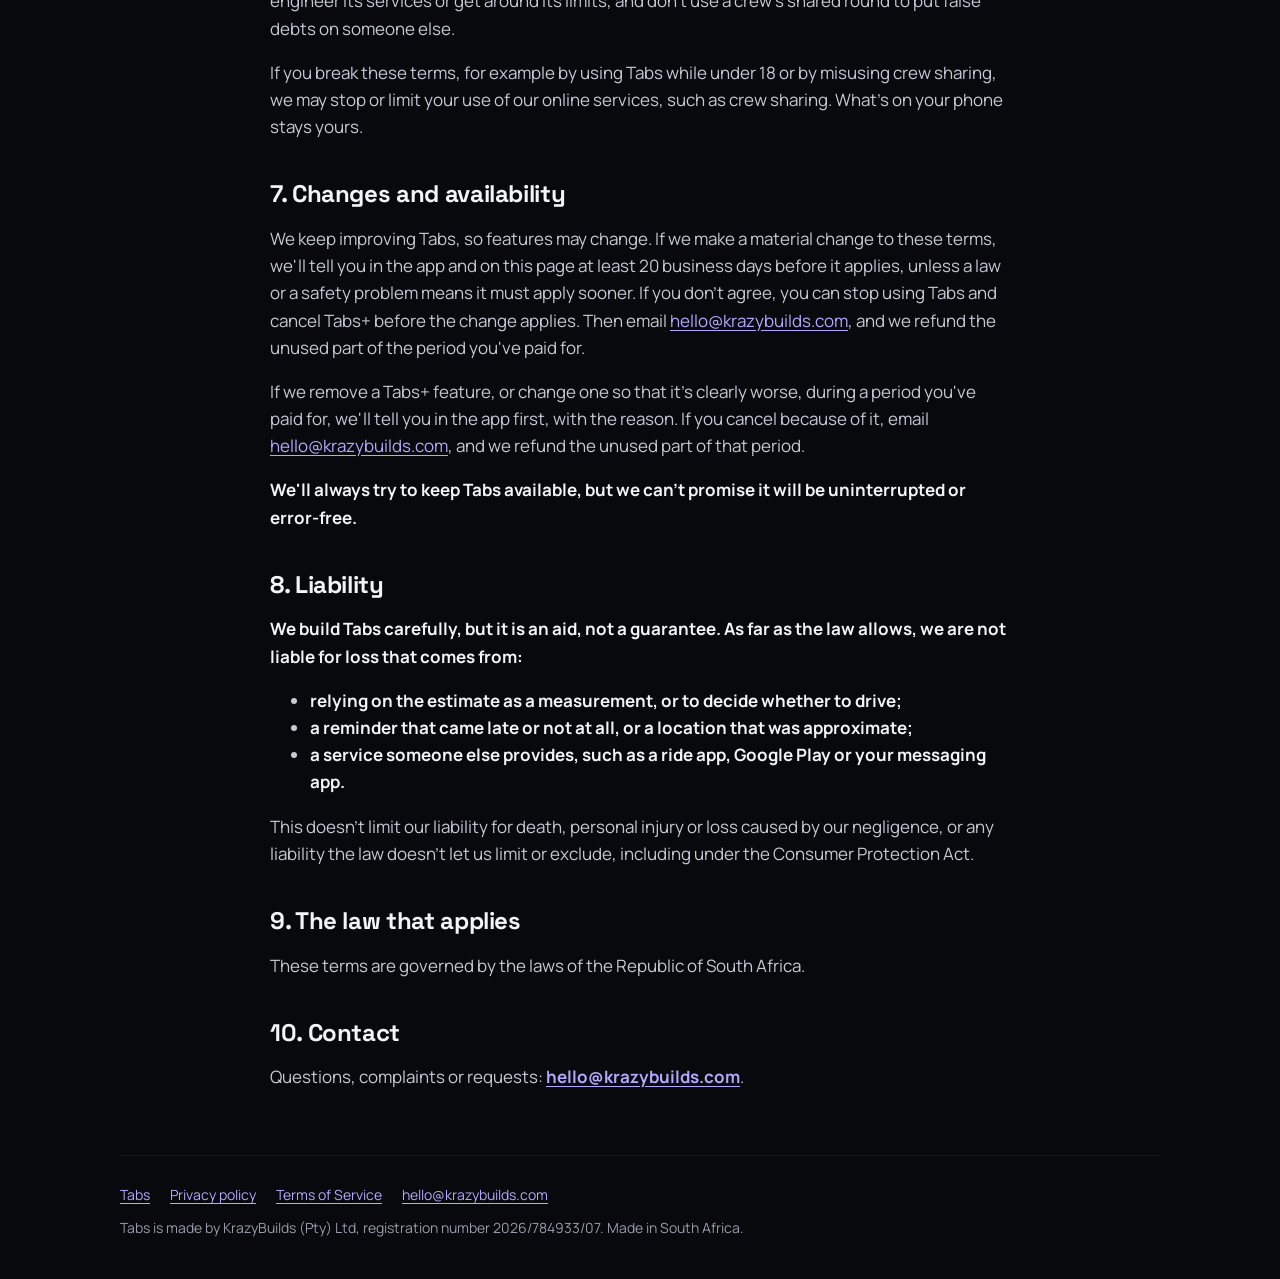
<file: terms/index.html>
<!doctype html>
<html lang="en-ZA">
<head>
<meta charset="utf-8">
<meta name="viewport" content="width=device-width, initial-scale=1">
<title>Tabs — Terms of Service</title>
<link rel="icon" href="/assets/img/icon-256.png" type="image/png">
<link rel="stylesheet" href="/assets/site.css">
</head>
<body>
<div class="wrap">
  <header class="site-header">
    <a class="brand" href="/"><img src="/assets/img/icon-256.png" alt="" width="36" height="36">Tabs</a>
    <nav aria-label="Site">
      <a href="/privacy/">Privacy</a>
      <a href="/terms/">Terms</a>
      <a href="mailto:hello@krazybuilds.com">Support</a>
    </nav>
  </header>
  <main class="legal">
<h1>Tabs — Terms of Service</h1>
<p><em>Last updated: 23 November 2026</em></p>
<p>These terms are the agreement between you and <strong>KrazyBuilds (Pty) Ltd</strong> (&quot;we&quot;, &quot;us&quot;), the
company that makes Tabs, for your use of the Tabs app. Using Tabs means you accept them.
Please read them together with our
<strong><a href="/privacy/">Privacy Policy</a></strong>.</p>
<p><strong>The parts in bold limit what we&#39;re responsible for, or warn you about a risk. Please
read them before you rely on Tabs.</strong></p>
<h2>Who we are</h2>
<p>These are our supplier details under section 43 of the Electronic Communications and
Transactions Act (ECTA). The rest of what section 43 asks for is in section 5, under
&quot;Buying Tabs+&quot;.</p>
<ul>
<li><strong>Supplier:</strong> KrazyBuilds (Pty) Ltd, a private company registered with the CIPC in South
Africa</li>
<li><strong>Registration number:</strong> 2026/784933/07</li>
<li><strong>Director:</strong> Keagan Christians</li>
<li><strong>Physical address (also for service of legal documents):</strong> 961 Steinkopf Street, Saron, Western Cape, 6812</li>
<li><strong>Telephone:</strong> 076 042 8300</li>
<li><strong>Email:</strong> <a href="mailto:hello@krazybuilds.com">hello@krazybuilds.com</a></li>
<li><strong>Website:</strong> <a href="https://krazybuilds.com">https://krazybuilds.com</a></li>
</ul>
<h2>1. What Tabs is — and what it isn&#39;t</h2>
<p>Tabs is a personal tool for your time out: it helps you plan, keep track of drinks and
spend, get a ride home, keep track of who owes who, and look back afterwards.</p>
<ul>
<li><strong>The intoxication estimate is a rough, educational range, not a measurement.</strong> It
can&#39;t tell you whether you are safe or legal to drive, and it will never say so.
<strong>Never drive after drinking.</strong> Get a ride.</li>
<li><strong>Tabs is not a medical device.</strong> It does not diagnose, treat, cure or prevent any
medical condition, and nothing in it is medical advice. If you&#39;re worried about your
drinking or your health, speak to a healthcare professional.</li>
<li><strong>Tabs&#39; safety tools help you look after yourself. They are not a safety or
monitoring service.</strong> A &quot;check on me&quot; reminder, or its follow-up, can come late
(battery saving can delay it by many minutes) or not at all (notifications off, or the
phone off or flat). <strong>Tabs never contacts anyone for you:</strong> it opens a message, and
nothing goes until you tap Send. <strong>Your location can be approximate.</strong> <strong>Rides are
provided by Uber and Bolt, not by us, and may not be available.</strong>
Tell someone where you&#39;re going.</li>
<li><strong>In an emergency, call 10177 (ambulance), 10111 (police) or 112</strong> — don&#39;t rely on
the app.</li>
</ul>
<h2>2. You must be 18 or older</h2>
<p>Tabs is only for people aged 18 and over, and you may not use Tabs or buy Tabs+ if you
are younger. <strong>By using Tabs you confirm that you are 18 or older.</strong></p>
<p><strong>If Tabs asks whether you&#39;re under 18 and you say yes, the app locks.</strong> It goes back to
the 18+ check, crew sharing stops, and Tabs points you to Google Play to cancel Tabs+.</p>
<p>If you&#39;re under 18 and have bought the monthly Tabs+ plan, cancel it in Google Play (a
yearly plan doesn&#39;t renew by itself). If a parent or
guardian didn&#39;t agree to the purchase, they can email <a href="mailto:hello@krazybuilds.com">hello@krazybuilds.com</a>, and we
refund what was paid for Tabs+ through Google Play. If we learn that someone using Tabs is under 18, we may stop
or limit their use of our online services, such as crew sharing.</p>
<h2>3. Your data</h2>
<p>Your drink log, body details, safety contacts and history are kept on your phone. Some
things leave it, but only when you use a feature that needs to send them, such as sharing
a round with your crew or buying Tabs+. The <a href="/privacy/">Privacy Policy</a>
lists each one: what is sent, why, and where. You can export or delete your data at any
time in <strong>Settings</strong>.</p>
<h2>4. Money between friends</h2>
<p>Tabs keeps a record of who paid and who owes whom. <strong>It never holds, moves or
processes money.</strong> Any payment you make (for example by PayShap) happens in your own
banking app, between you and the other person. <strong>Tabs is not responsible for payments
between users, and an amount in Tabs is only a reminder of what was typed in.</strong></p>
<h2>5. Tabs+ subscriptions</h2>
<p>Tabs is free to use. <strong>Tabs+</strong> is an optional subscription that adds the parts that learn
your body (your sweet spot, &quot;What if…?&quot;, tomorrow&#39;s forecast, and your nights read after
the first one), your month in depth and the crew ledger. Your safety tools, including the
live estimate, are always free.</p>
<ul>
<li><p><strong>Plans.</strong> Tabs+ comes as a monthly plan or a yearly plan. The shortest term is one
month on the monthly plan and one year on the yearly plan.</p>
</li>
<li><p><strong>Price and billing.</strong> The price, in Rand, is shown in the app before you buy. It
comes from Google Play and is the full price, including VAT where it applies. There
are no other fees from us. Payment is taken by <strong>Google Play</strong> under its terms, and
Tabs never sees your card details.</p>
</li>
<li><p><strong>Free days.</strong> Everyone gets <strong>3 free Tabs+ days</strong>. You switch one on in the Tabs+
screen whenever you like, and it runs for 24 hours from that moment. A free day opens
the Tabs+ features on your phone (Tabs AI isn&#39;t part of it). Free days cost nothing,
need no payment details, never turn into a subscription and leave nothing to cancel.
They have no cash value and don&#39;t expire: the free days you have are yours to switch on
whenever you like.</p>
</li>
<li><p><strong>Free trial.</strong> If Google Play offers you a free trial, the Tabs+ screen shows how long
it lasts. It then becomes the plan you picked, at the price shown, unless you cancel in
Google Play before it ends. Cancel before it ends and you pay nothing.</p>
</li>
<li><p><strong>Automatic renewal.</strong> The monthly plan renews automatically at the end of each month
at the then-current price, until you cancel. The yearly plan doesn&#39;t: it renews only if
you say yes (below).</p>
</li>
<li><p><strong>Cancelling.</strong> Cancel the monthly plan at any time in <strong>Google Play › Payments &amp;
subscriptions</strong>. You keep Tabs+ until the end of the period you have already paid for,
and nothing you logged is deleted.</p>
</li>
<li><p><strong>Before a yearly plan ends.</strong> Between 40 and 80 business days before the year ends,
Tabs sends you a reminder, and keeps it in the app, in Settings, until the year ends.
It gives the date, the price for another year, any change that would apply, and your
choices: renew for another year, carry on month to month on the monthly plan, or let
it end.</p>
</li>
<li><p><strong>When the year ends.</strong> <strong>A yearly plan renews for another year only if you buy
another year yourself:</strong> with the reminder&#39;s &quot;Renew for another year&quot; tap, or a top-up
in Google Play. A yearly plan never renews by itself: another year is a new purchase in
Google Play, at the price it shows you. If you choose the monthly plan in the reminder,
it starts when the year ends, so you never pay twice for the same time. If you choose
to let it end, or choose nothing, your yearly plan ends at the end of the year, and
you can pick the monthly plan at any time after that.</p>
</li>
<li><p><strong>Ending a yearly plan early.</strong> You can end a yearly plan at any time: email
<a href="mailto:hello@krazybuilds.com">hello@krazybuilds.com</a>. We end it in Google Play for you and, for each whole month
left, refund at least one twelfth of the yearly price you paid for the year that month
is in, with no fee, within 30 days. If you bought another year before the last one
ended, the months left in both years count, each at its own year&#39;s price. Tabs+ then
ends.</p>
</li>
<li><p><strong>Price changes.</strong> If the monthly plan&#39;s price changes, Google Play tells you
beforehand, and you can cancel before the new price applies. You keep Tabs+ at the old
price until the end of the period you&#39;ve paid for. A yearly plan&#39;s price for another
year is the one the reminder and Google Play show you before you renew.</p>
</li>
<li><p><strong>Deleting your data doesn&#39;t cancel a subscription.</strong> Cancel the monthly plan in
Google Play; a yearly plan doesn&#39;t renew by itself (to end it early, see above).</p>
</li>
<li><p><strong>Refunds.</strong> <strong>We don&#39;t give refunds for a change of mind, except where the law gives
one.</strong> You can ask Google Play for a refund under Google Play&#39;s own refund rules. Apart
from that, we refund only:</p>
<ul>
<li>the unused whole months of a yearly plan you end early (above);</li>
<li>anything the law says we must refund. For example:<ul>
<li>if you cancel because of a change in section 7 (a change to these terms you don&#39;t
accept, or a Tabs+ feature we remove or make clearly worse): the unused part of the
period you&#39;ve paid for;</li>
<li>if you bought Tabs+ after we sent you an offer, for example in a notification: you
can cancel within 5 business days of buying and get back what you paid (Consumer
Protection Act, section 16);</li>
<li>if a parent or guardian didn&#39;t agree to an under-18&#39;s purchase (section 2): what
was paid for Tabs+.</li>
</ul>
</li>
</ul>
<p>To ask for one of these, email <a href="mailto:hello@krazybuilds.com">hello@krazybuilds.com</a>.</p>
</li>
<li><p><strong>Cooling off (ECTA section 44).</strong> ECTA gives a 7-day right to cancel some online
purchases. It doesn&#39;t apply to a service that starts, with your agreement, within those
7 days (ECTA section 42(2)(d)). Tabs+, and its free trial, start as soon as Google Play
confirms your purchase, and buying is your agreement to that. <strong>So ECTA&#39;s 7-day right
doesn&#39;t apply to Tabs+.</strong> A free trial you cancel before it ends costs nothing.</p>
</li>
</ul>
<h3>Buying Tabs+: what else the law asks us to tell you (ECTA section 43)</h3>
<ul>
<li><strong>What you get:</strong> Tabs+ adds your sweet spot, &quot;What if…?&quot;, tomorrow&#39;s forecast, your
nights read after the first one, your month in depth and the crew ledger. The Tabs+
screen lists it before you buy.</li>
<li><strong>How you pay:</strong> only through Google Play. Google Play handles all payment details:
Tabs never receives or stores your card or bank details. How we handle personal
information is in the <a href="/privacy/">Privacy Policy</a>.</li>
<li><strong>When it starts:</strong> Tabs+ (or a free trial) switches on as soon as Google Play
confirms the purchase. A pending payment switches on when it clears.</li>
<li><strong>Your records:</strong> Google Play emails you a receipt for each charge, and your order
history is in Google Play (play.google.com/store/account, &quot;Order history&quot;).</li>
<li><strong>These terms:</strong> they&#39;re at <a href="/terms/">https://tabsapp.co.za/terms/</a> and linked from the Tabs+
screen. You can save or print that page at any time.</li>
<li><strong>Codes and bodies:</strong> we don&#39;t belong to any self-regulatory or accreditation body.
If you&#39;re unhappy with how we deal with a complaint, you can take it to the Consumer
Goods and Services Ombud (CGSO), <a href="https://www.cgso.org.za">https://www.cgso.org.za</a>.</li>
</ul>
<p>Nothing in these terms limits any right you have under the <strong>Consumer Protection Act</strong>
or the <strong>Electronic Communications and Transactions Act</strong>.</p>
<h2>6. Using Tabs fairly</h2>
<p>Please don&#39;t misuse Tabs: don&#39;t use it to harass or deceive anyone, don&#39;t try to break
or reverse-engineer its services or get around its limits, and don&#39;t use a crew&#39;s shared
round to put false debts on someone else.</p>
<p>If you break these terms, for example by using Tabs while under 18 or by misusing crew
sharing, we may stop or limit your use of our online services, such as crew sharing.
What&#39;s on your phone stays yours.</p>
<h2>7. Changes and availability</h2>
<p>We keep improving Tabs, so features may change. If we make a material change to these
terms, we&#39;ll tell you in the app and on this page at least 20 business days before it
applies, unless a law or a safety problem means it must apply sooner. If you don&#39;t
agree, you can stop using Tabs and cancel Tabs+ before the change applies. Then email
<a href="mailto:hello@krazybuilds.com">hello@krazybuilds.com</a>, and we refund the unused part of the period you&#39;ve paid for.</p>
<p>If we remove a Tabs+ feature, or change one so that it&#39;s clearly worse, during a period
you&#39;ve paid for, we&#39;ll tell you in the app first, with the reason. If you cancel because
of it, email <a href="mailto:hello@krazybuilds.com">hello@krazybuilds.com</a>, and we refund the unused part of that period.</p>
<p><strong>We&#39;ll always try to keep Tabs available, but we can&#39;t promise it will be uninterrupted
or error-free.</strong></p>
<h2>8. Liability</h2>
<p><strong>We build Tabs carefully, but it is an aid, not a guarantee. As far as the law allows,
we are not liable for loss that comes from:</strong></p>
<ul>
<li><strong>relying on the estimate as a measurement, or to decide whether to drive;</strong></li>
<li><strong>a reminder that came late or not at all, or a location that was approximate;</strong></li>
<li><strong>a service someone else provides, such as a ride app, Google Play or your messaging
app.</strong></li>
</ul>
<p>This doesn&#39;t limit our liability for death, personal injury or loss caused by our
negligence, or any liability the law doesn&#39;t let us limit or exclude, including under
the Consumer Protection Act.</p>
<h2>9. The law that applies</h2>
<p>These terms are governed by the laws of the Republic of South Africa.</p>
<h2>10. Contact</h2>
<p>Questions, complaints or requests: <strong><a href="mailto:hello@krazybuilds.com">hello@krazybuilds.com</a></strong>.</p>

  </main>
  <footer class="site-footer">
    <nav aria-label="Footer">
      <a href="/">Tabs</a>
      <a href="/privacy/">Privacy policy</a>
      <a href="/terms/">Terms of Service</a>
      <a href="mailto:hello@krazybuilds.com">hello@krazybuilds.com</a>
    </nav>
    <p>Tabs is made by KrazyBuilds (Pty) Ltd, registration number 2026/784933/07. Made in South Africa.</p>
  </footer>
</div>
</body>
</html>
</file>
<file: assets/site.css>
/* tabsapp.co.za — one stylesheet for the landing page and the legal pages.
   Colours and faces mirror the app (lib/core/theme): one violet accent on near-black. */
@font-face {
  font-family: "Space Grotesk";
  src: url("fonts/SpaceGrotesk-Variable.ttf") format("truetype");
  font-weight: 300 700;
  font-display: swap;
}
@font-face {
  font-family: "Manrope";
  src: url("fonts/Manrope-Variable.ttf") format("truetype");
  font-weight: 200 800;
  font-display: swap;
}

:root {
  --desk: #08090c;
  --surface: #0d0e13;
  --raised: #171922;
  --raised-2: #1f222d;
  --text: #f3f4f7;
  --text-2: #c4c9d4;
  --muted: #969caa;
  --accent: #8e7bff;
  --accent-text: #b3a8ff;
  --accent-strong: #6f5cf0;
  --hairline: rgba(255, 255, 255, 0.07);
  --border: rgba(255, 255, 255, 0.14);
  --display: "Space Grotesk", "Segoe UI", system-ui, sans-serif;
  --body: "Manrope", "Segoe UI", system-ui, sans-serif;
  color-scheme: dark;
}

* { box-sizing: border-box; }
[hidden] { display: none !important; }

html { -webkit-text-size-adjust: 100%; overflow-x: clip; }
body {
  margin: 0;
  background: var(--desk);
  color: var(--text);
  font: 400 17px/1.6 var(--body);
  padding-inline: 16px;
}

a { color: var(--accent-text); text-underline-offset: 3px; }
a:hover { color: var(--text); }
a:focus-visible, .button:focus-visible {
  outline: 3px solid var(--accent);
  outline-offset: 3px;
  border-radius: 6px;
}

.wrap { max-width: 1040px; margin-inline: auto; }

/* Header shared by every page */
.site-header {
  display: flex;
  align-items: center;
  justify-content: space-between;
  gap: 16px;
  padding-block: 20px;
}
.brand {
  display: inline-flex;
  align-items: center;
  gap: 10px;
  color: var(--text);
  text-decoration: none;
  font: 700 22px/1 var(--display);
  letter-spacing: -0.01em;
}
.brand img { width: 36px; height: 36px; border-radius: 9px; }
.site-header nav { display: flex; gap: 18px; font-size: 15px; }
.site-header nav a { color: var(--text-2); text-decoration: none; }
.site-header nav a:hover { color: var(--text); }

/* Landing hero */
.hero {
  position: relative;
  padding-block: 56px 40px;
  display: grid;
  gap: 40px;
  grid-template-columns: minmax(0, 1.05fr) minmax(0, 1fr);
  align-items: center;
}
.hero::before {
  content: "";
  position: absolute;
  inset: -80px 0 auto auto;
  width: min(520px, 100%);
  height: 520px;
  background: radial-gradient(closest-side, rgba(142, 123, 255, 0.22), transparent);
  pointer-events: none;
  z-index: -1;
}
.eyebrow {
  font: 600 13px/1 var(--display);
  letter-spacing: 0.14em;
  text-transform: uppercase;
  color: var(--accent-text);
  margin: 0 0 18px;
}
h1 {
  font: 700 clamp(2.4rem, 5.4vw, 3.9rem)/1.04 var(--display);
  letter-spacing: -0.025em;
  margin: 0 0 20px;
  text-wrap: balance;
}
.lede { font-size: 19px; color: var(--text-2); margin: 0 0 28px; max-width: 34ch; }
.cta-row { display: flex; flex-wrap: wrap; gap: 12px; align-items: center; }
.button {
  display: inline-flex;
  align-items: center;
  gap: 10px;
  padding: 14px 20px;
  border-radius: 14px;
  font: 600 16px/1.2 var(--display);
  text-decoration: none;
  color: var(--text);
  border: 1px solid var(--border);
  background: var(--raised);
}
.button.soon { color: var(--text-2); cursor: default; }
.button.soon b { color: var(--text); font-weight: 600; }
.small { font-size: 14px; color: var(--muted); }

.phones {
  display: flex;
  justify-content: center;
  gap: 14px;
}
.phones img {
  width: 31%;
  max-width: 200px;
  height: auto;
  border-radius: 22px;
  border: 1px solid var(--border);
  background: var(--surface);
  box-shadow: 0 24px 60px rgba(0, 0, 0, 0.45);
}
.phones img:nth-child(2) { transform: translateY(-18px); }

/* Sections */
section { padding-block: 48px; border-top: 1px solid var(--hairline); }
h2 {
  font: 700 clamp(1.6rem, 3vw, 2.1rem)/1.15 var(--display);
  letter-spacing: -0.015em;
  margin: 0 0 12px;
  text-wrap: balance;
}
.section-lede { color: var(--text-2); max-width: 60ch; margin: 0 0 28px; }

.features {
  display: grid;
  grid-template-columns: repeat(2, minmax(0, 1fr));
  gap: 16px;
}
.feature {
  background: var(--surface);
  border: 1px solid var(--hairline);
  border-radius: 18px;
  padding: 22px;
}
.feature h3 { font: 600 19px/1.3 var(--display); margin: 0 0 8px; }
.feature p { margin: 0; color: var(--text-2); font-size: 16px; }

.also { columns: 2; column-gap: 32px; padding-left: 20px; color: var(--text-2); margin: 0; }
.also li { margin-bottom: 8px; break-inside: avoid; }

.callout {
  background: linear-gradient(135deg, rgba(142, 123, 255, 0.12), rgba(142, 123, 255, 0.03));
  border: 1px solid rgba(142, 123, 255, 0.28);
  border-radius: 18px;
  padding: 24px;
}
.callout p { margin: 0 0 10px; color: var(--text-2); }
.callout p:last-child { margin: 0; }

.notice p { color: var(--text-2); margin: 0 0 10px; max-width: 75ch; }
.notice strong { color: var(--text); }

/* Footer shared by every page */
.site-footer {
  border-top: 1px solid var(--hairline);
  padding-block: 28px 40px;
  font-size: 14px;
  color: var(--muted);
  display: grid;
  gap: 10px;
}
.site-footer nav { display: flex; flex-wrap: wrap; gap: 8px 20px; }
.site-footer p { margin: 0; }

/* Legal pages */
.legal { max-width: 74ch; margin-inline: auto; padding-block: 24px 48px; }
.legal h1 { font-size: clamp(2rem, 4.5vw, 2.8rem); margin-bottom: 8px; }
.legal h2 { margin-top: 40px; font-size: 1.5rem; }
.legal h3 { font: 600 1.15rem/1.3 var(--display); margin: 28px 0 8px; }
.legal p, .legal li { color: var(--text-2); }
.legal strong { color: var(--text); }
.legal table { width: 100%; border-collapse: collapse; margin: 16px 0; font-size: 15px; display: block; overflow-x: auto; }
.legal th, .legal td { border: 1px solid var(--border); padding: 8px 10px; text-align: left; vertical-align: top; }
.legal th { color: var(--text); background: var(--raised); }
.legal blockquote { margin: 16px 0; padding: 12px 16px; border-left: 3px solid var(--accent); background: var(--surface); }
.legal code { font-size: 0.92em; background: var(--raised); padding: 1px 5px; border-radius: 5px; }
/* Long addresses and file names wrap on a phone instead of running off the edge. */
.legal a, .legal code { overflow-wrap: anywhere; }

@media (max-width: 820px) {
  .hero { grid-template-columns: 1fr; padding-block: 32px 24px; }
  .features { grid-template-columns: 1fr; }
  .also { columns: 1; }
  .site-header nav { gap: 14px; font-size: 14px; }
}
@media (max-width: 420px) {
  .site-header { flex-wrap: wrap; }
  .phones img { border-radius: 14px; }
}
@media (prefers-reduced-motion: no-preference) {
  .button { transition: background-color 0.2s, border-color 0.2s; }
}

/* Local previews only (build.js --preview): a draft note, not published text. */
.legal mark.draft-note {
  color: var(--text);
  background: var(--raised-2);
  outline: 1px dashed var(--accent);
  border-radius: 4px;
  padding: 0 3px;
  -webkit-box-decoration-break: clone;
  box-decoration-break: clone;
}
</file>
